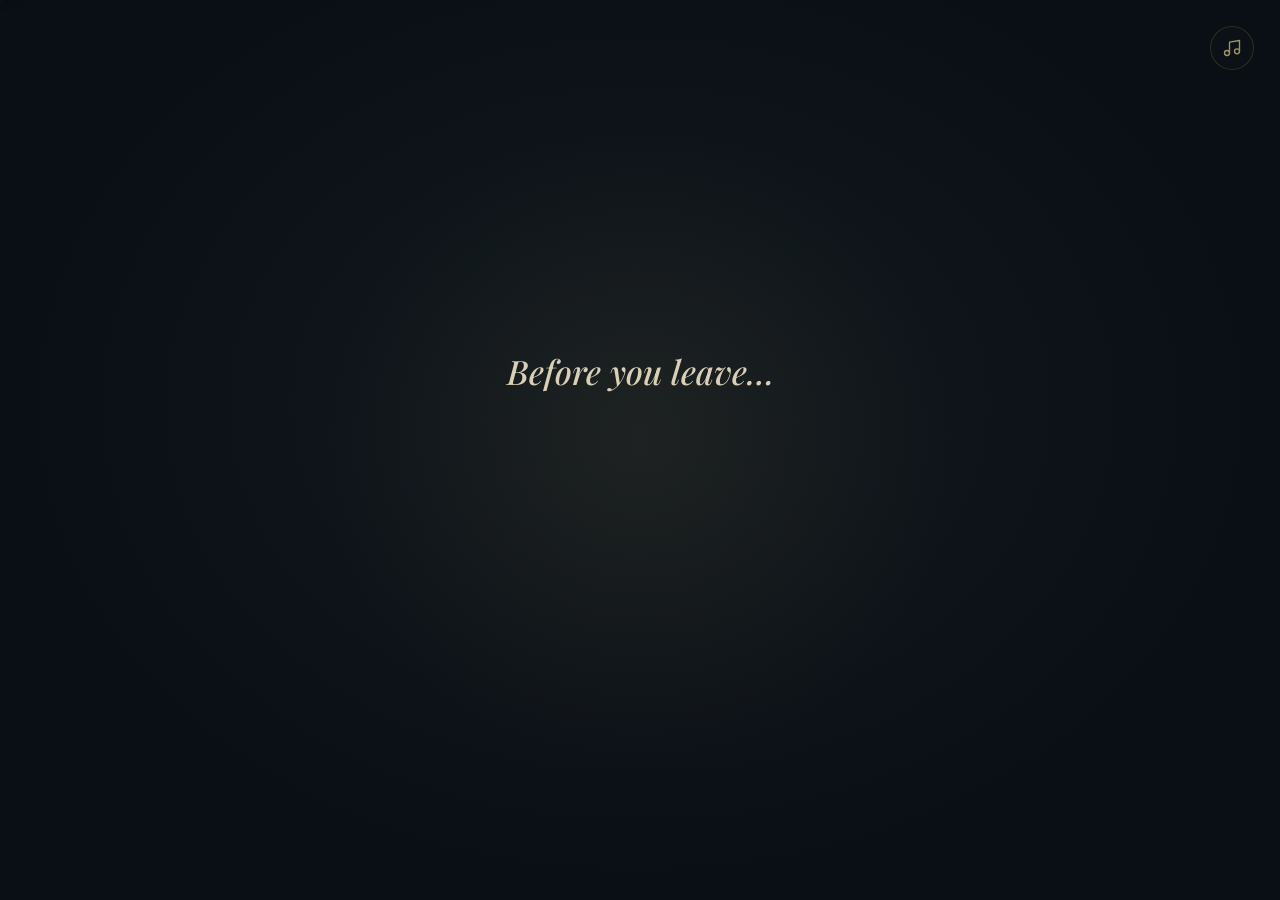
<file: index10.html>
<!DOCTYPE html>
<html lang="en">
<head>
<meta charset="UTF-8" />
<meta name="viewport" content="width=device-width, initial-scale=1.0" />
<title>One Last Thing&#8230;</title>
<link rel="preconnect" href="https://fonts.googleapis.com">
<link rel="preconnect" href="https://fonts.gstatic.com" crossorigin>
<link href="https://fonts.googleapis.com/css2?family=Playfair+Display:ital,wght@0,500;0,600;0,700;1,500;1,600&family=Jost:wght@300;400;500;600&display=swap" rel="stylesheet">
<link rel="stylesheet" href="style10.css">
</head>
<body>

<!-- custom fountain-pen cursor + ink trail -->
<canvas id="ink-canvas"></canvas>
<div class="pen-cursor" id="pen-cursor">
  <svg viewBox="0 0 40 40" width="40" height="40">
    <g transform="rotate(45 20 20)">
      <path d="M20 4 L26 16 L20 34 L14 16 Z" fill="#151b23" stroke="#C6A24E" stroke-width="0.6"/>
      <path d="M20 16 L23 16 L20 30 L17 16 Z" fill="#C6A24E"/>
      <line x1="20" y1="4" x2="20" y2="16" stroke="#C6A24E" stroke-width="0.8"/>
    </g>
  </svg>
</div>

<button class="music-toggle" aria-pressed="false" aria-label="Play background music">
  <svg class="icon-on" viewBox="0 0 24 24"><path d="M9 18V5l12-2v13" fill="none" stroke="currentColor" stroke-width="1.6" stroke-linecap="round" stroke-linejoin="round"/><circle cx="6" cy="18" r="3" fill="none" stroke="currentColor" stroke-width="1.6"/><circle cx="18" cy="16" r="3" fill="none" stroke="currentColor" stroke-width="1.6"/></svg>
  <svg class="icon-off" viewBox="0 0 24 24"><path d="M9 18V5l12-2v13" fill="none" stroke="currentColor" stroke-width="1.6" stroke-linecap="round" stroke-linejoin="round"/><circle cx="6" cy="18" r="3" fill="none" stroke="currentColor" stroke-width="1.6"/><circle cx="18" cy="16" r="3" fill="none" stroke="currentColor" stroke-width="1.6"/><line x1="3" y1="3" x2="21" y2="21" stroke="currentColor" stroke-width="1.6" stroke-linecap="round"/></svg>
</button>

<!-- Background music for this page -->
<audio id="bg-music" loop preload="none">
  <source src= audio/bgm.mp3 type="audio/mpeg">
</audio>

<main class="finale-stage">
  <div class="ambient-glow"></div>

  <div class="reveal-wrap">
    <p class="reveal-line" id="reveal-line"></p>

    <div class="finale-block" id="finale-block" aria-hidden="true">
      <p class="finale-text">Thank You, Teachers. <span class="heart">&#10084;&#65039;</span></p>
      <button class="replay-btn" id="replay-btn">Please give us a review</button>
    </div>
  </div>
</main>

<script src="script10.js"></script>
</body>
</html>
</file>
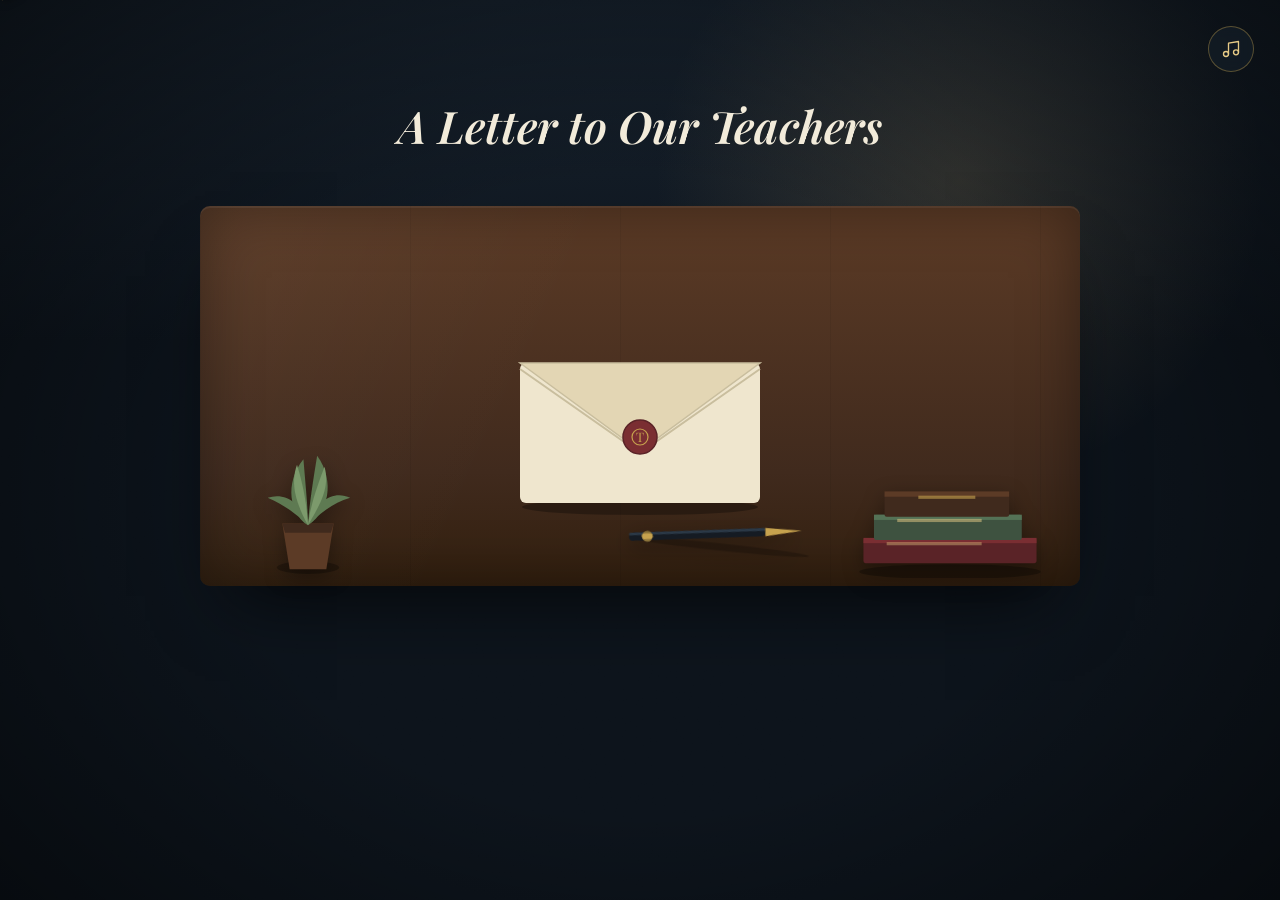
<file: index2.html>
<!DOCTYPE html>
<html lang="en">
<head>
<meta charset="UTF-8" />
<meta name="viewport" content="width=device-width, initial-scale=1.0" />
<title>A Letter to Our Teachers</title>
<link rel="preconnect" href="https://fonts.googleapis.com">
<link rel="preconnect" href="https://fonts.gstatic.com" crossorigin>
<link href="https://fonts.googleapis.com/css2?family=Playfair+Display:ital,wght@0,500;0,600;0,700;1,500;1,600&family=Jost:wght@300;400;500;600&family=Caveat:wght@600;700&display=swap" rel="stylesheet">
<link rel="stylesheet" href="style2.css">
</head>
<body>

<!-- custom fountain-pen cursor + ink trail -->
<canvas id="ink-canvas"></canvas>
<div class="pen-cursor" id="pen-cursor">
  <svg viewBox="0 0 40 40" width="40" height="40">
    <g transform="rotate(45 20 20)">
      <path d="M20 4 L26 16 L20 34 L14 16 Z" fill="#151b23" stroke="#C6A24E" stroke-width="0.6"/>
      <path d="M20 16 L23 16 L20 30 L17 16 Z" fill="#C6A24E"/>
      <line x1="20" y1="4" x2="20" y2="16" stroke="#C6A24E" stroke-width="0.8"/>
    </g>
  </svg>
</div>

<button class="music-toggle" aria-pressed="false" aria-label="Play background music">
  <svg class="icon-on" viewBox="0 0 24 24"><path d="M9 18V5l12-2v13" fill="none" stroke="currentColor" stroke-width="1.6" stroke-linecap="round" stroke-linejoin="round"/><circle cx="6" cy="18" r="3" fill="none" stroke="currentColor" stroke-width="1.6"/><circle cx="18" cy="16" r="3" fill="none" stroke="currentColor" stroke-width="1.6"/></svg>
  <svg class="icon-off" viewBox="0 0 24 24"><path d="M9 18V5l12-2v13" fill="none" stroke="currentColor" stroke-width="1.6" stroke-linecap="round" stroke-linejoin="round"/><circle cx="6" cy="18" r="3" fill="none" stroke="currentColor" stroke-width="1.6"/><circle cx="18" cy="16" r="3" fill="none" stroke="currentColor" stroke-width="1.6"/><line x1="3" y1="3" x2="21" y2="21" stroke="currentColor" stroke-width="1.6" stroke-linecap="round"/></svg>
</button>

<!-- Background music for this page — give it its own track, or point it at
     the same file as page 1 if you'd rather the mood carry through -->
<audio id="bg-music" loop preload="none">
  <source src="audio/bgm.mp3" type="audio/mpeg">
</audio>

<!-- Page-turn sound effect, played each time the letter flips -->
<audio id="flip-sound" preload="auto">
  <source src="audio/flip.mp3" type="audio/mpeg">
</audio>

<main class="desk-scene" id="desk-scene">

  <div class="desk-grain"></div>
  <div class="lamp-glow"></div>
  <div class="vignette"></div>

  <h1 class="page-title">A Letter to Our Teachers</h1>

  <div class="desk-surface" id="desk-surface">

    <!-- plant -->
    <svg class="prop plant" viewBox="0 0 120 150" aria-hidden="true">
      <ellipse cx="60" cy="138" rx="34" ry="7" fill="rgba(0,0,0,.28)"/>
      <path d="M32 90 L88 90 L80 140 L40 140 Z" fill="#5C3B26"/>
      <path d="M32 90 L88 90 L85 100 L35 100 Z" fill="#402A1D"/>
      <g fill="#5E7A52">
        <path d="M60 92 C40 80 34 46 55 20 C58 55 60 75 60 92 Z"/>
        <path d="M60 92 C82 78 90 44 70 16 C64 52 61 74 60 92 Z"/>
        <path d="M60 92 C52 66 34 56 16 62 C34 70 48 80 60 92 Z"/>
        <path d="M60 92 C70 62 90 54 106 62 C86 68 72 80 60 92 Z"/>
      </g>
      <g fill="#7C9A6C">
        <path d="M60 92 C48 70 40 48 48 26 C56 52 59 74 60 92 Z"/>
        <path d="M60 92 C74 68 84 50 78 28 C68 54 62 74 60 92 Z"/>
      </g>
    </svg>

    <!-- books -->
    <svg class="prop books" viewBox="0 0 180 90" aria-hidden="true">
      <ellipse cx="90" cy="84" rx="86" ry="7" fill="rgba(0,0,0,.3)"/>
      <g>
        <rect x="8" y="52" width="164" height="24" rx="2" fill="#5A2327"/>
        <rect x="8" y="52" width="164" height="5" fill="#7A2E32"/>
        <rect x="18" y="30" width="140" height="24" rx="2" fill="#3E5240"/>
        <rect x="18" y="30" width="140" height="5" fill="#547256"/>
        <rect x="28" y="8" width="118" height="24" rx="2" fill="#402A1D"/>
        <rect x="28" y="8" width="118" height="5" fill="#5C3B26"/>
        <rect x="60" y="12" width="54" height="3" fill="#C6A24E" opacity=".6"/>
        <rect x="40" y="34" width="80" height="3" fill="#E7CB86" opacity=".5"/>
        <rect x="30" y="56" width="90" height="3" fill="#E7CB86" opacity=".4"/>
      </g>
    </svg>

    <!-- fountain pen -->
    <svg class="prop pen" viewBox="0 0 220 40" aria-hidden="true">
      <ellipse cx="110" cy="34" rx="100" ry="4" fill="rgba(0,0,0,.22)"/>
      <g transform="rotate(-8 110 20)">
        <rect x="10" y="15" width="150" height="9" rx="4.5" fill="#151b23"/>
        <rect x="10" y="15" width="150" height="3" rx="1.5" fill="#2b3947"/>
        <path d="M160 15 L200 19.5 L160 24 Z" fill="#C6A24E"/>
        <circle cx="30" cy="19.5" r="6" fill="#8C743A"/>
        <rect x="24" y="16.5" width="12" height="6" rx="3" fill="#C6A24E"/>
      </g>
    </svg>

    <!-- envelope -->
    <button class="envelope" id="envelope" aria-label="Open the letter">
      <svg viewBox="0 0 260 170" class="envelope-svg">
        <ellipse cx="130" cy="164" rx="118" ry="8" fill="rgba(0,0,0,.3)"/>
        <rect x="10" y="20" width="240" height="140" rx="6" fill="#EFE6CE"/>
        <rect x="10" y="20" width="240" height="140" rx="6" fill="url(#paperGrain)" opacity=".5"/>
        <path d="M10 26 L130 110 L250 26" fill="none" stroke="#C9BE9E" stroke-width="2"/>
        <path id="flap" class="flap" d="M10 20 L130 108 L250 20 Z" fill="#E3D6B4" stroke="#C9BE9E" stroke-width="1.5"/>
        <circle cx="130" cy="94" r="17" fill="#7A2E32"/>
        <circle cx="130" cy="94" r="17" fill="none" stroke="#5A2327" stroke-width="1.5"/>
        <path d="M122 94 a8 8 0 1 1 16 0 a8 8 0 1 1 -16 0" fill="none" stroke="#C6A24E" stroke-width="1.2"/>
        <text x="130" y="99" text-anchor="middle" font-family="Playfair Display, serif" font-size="13" fill="#C6A24E">T</text>
        <defs>
          <filter id="paperGrain"><feTurbulence baseFrequency="0.9" numOctaves="2"/><feColorMatrix type="matrix" values="0 0 0 0 0  0 0 0 0 0  0 0 0 0 0  0 0 0 0.04 0"/></filter>
          <rect id="gtex" width="100%" height="100%" filter="url(#paperGrain)"/>
        </defs>
      </svg>
      <span class="envelope-hint">Click to open</span>
    </button>

  </div>

</main>

<!-- Letter overlay -->
<div class="letter-overlay" id="letter-overlay" aria-hidden="true">
  <div class="letter-stage">

    <div class="letter-book" id="letter-book">

      <!-- back page (page 2 of the letter), sits underneath -->
      <div class="letter-face back-face">
        <div class="letter-paper">
          <p class="letter-body">
            The memories we create in your classrooms will stay with us long after we leave school. Years from now, we may forget certain chapters, formulas, or dates, but we will remember the teachers who made us believe we could achieve something greater.
          </p>
          <p class="letter-body">
            <b>Thank you for teaching, inspiring, guiding, and believing in us.</b>
          </p>
          <p class="letter-signoff">With endless gratitude,<br/>Your Students</p>
        </div>
      </div>
 
      <!-- front page (page 1 of the letter), flips open -->
      <div class="letter-face front-face" id="front-face">
        <div class="letter-paper">
          <p class="letter-salute">My Dearest Teacher,</p>
          <p class="letter-body">
            Today, on Teacher's Day, we want to express something that often goes unsaid: <b>thank you</b>.
          </p>
          <p class="letter-body">
            Thank you for every lesson you have taught us—not only from textbooks, but also about patience, courage, kindness, discipline, and believing in ourselves. Behind every corrected notebook, every encouraging word, and every extra explanation is a teacher who chose to invest time and faith in us.
          </p>
          <p class="letter-body">
           You have celebrated our successes and stood beside us through our failures.
          </p>
          <p class="turn-hint">Turn the page to read more &rarr;</p>
        </div>
        <div class="page-curl" id="page-curl" aria-hidden="true"></div>
      </div>

      <button class="page-flip-hotspot" id="page-flip-hotspot" aria-label="Turn the page"></button>

    </div>

  </div>

  <button class="next-btn" id="next-btn" aria-label="Continue to next page">
    <svg viewBox="0 0 44 44">
      <circle cx="22" cy="22" r="20.5" fill="none" stroke="currentColor" stroke-width="1.4"/>
      <path d="M18 14 L28 22 L18 30" fill="none" stroke="currentColor" stroke-width="2.2" stroke-linecap="round" stroke-linejoin="round"/>
    </svg>
  </button>
</div>

<script src="script2.js"></script>
</body>
</html>
</file>
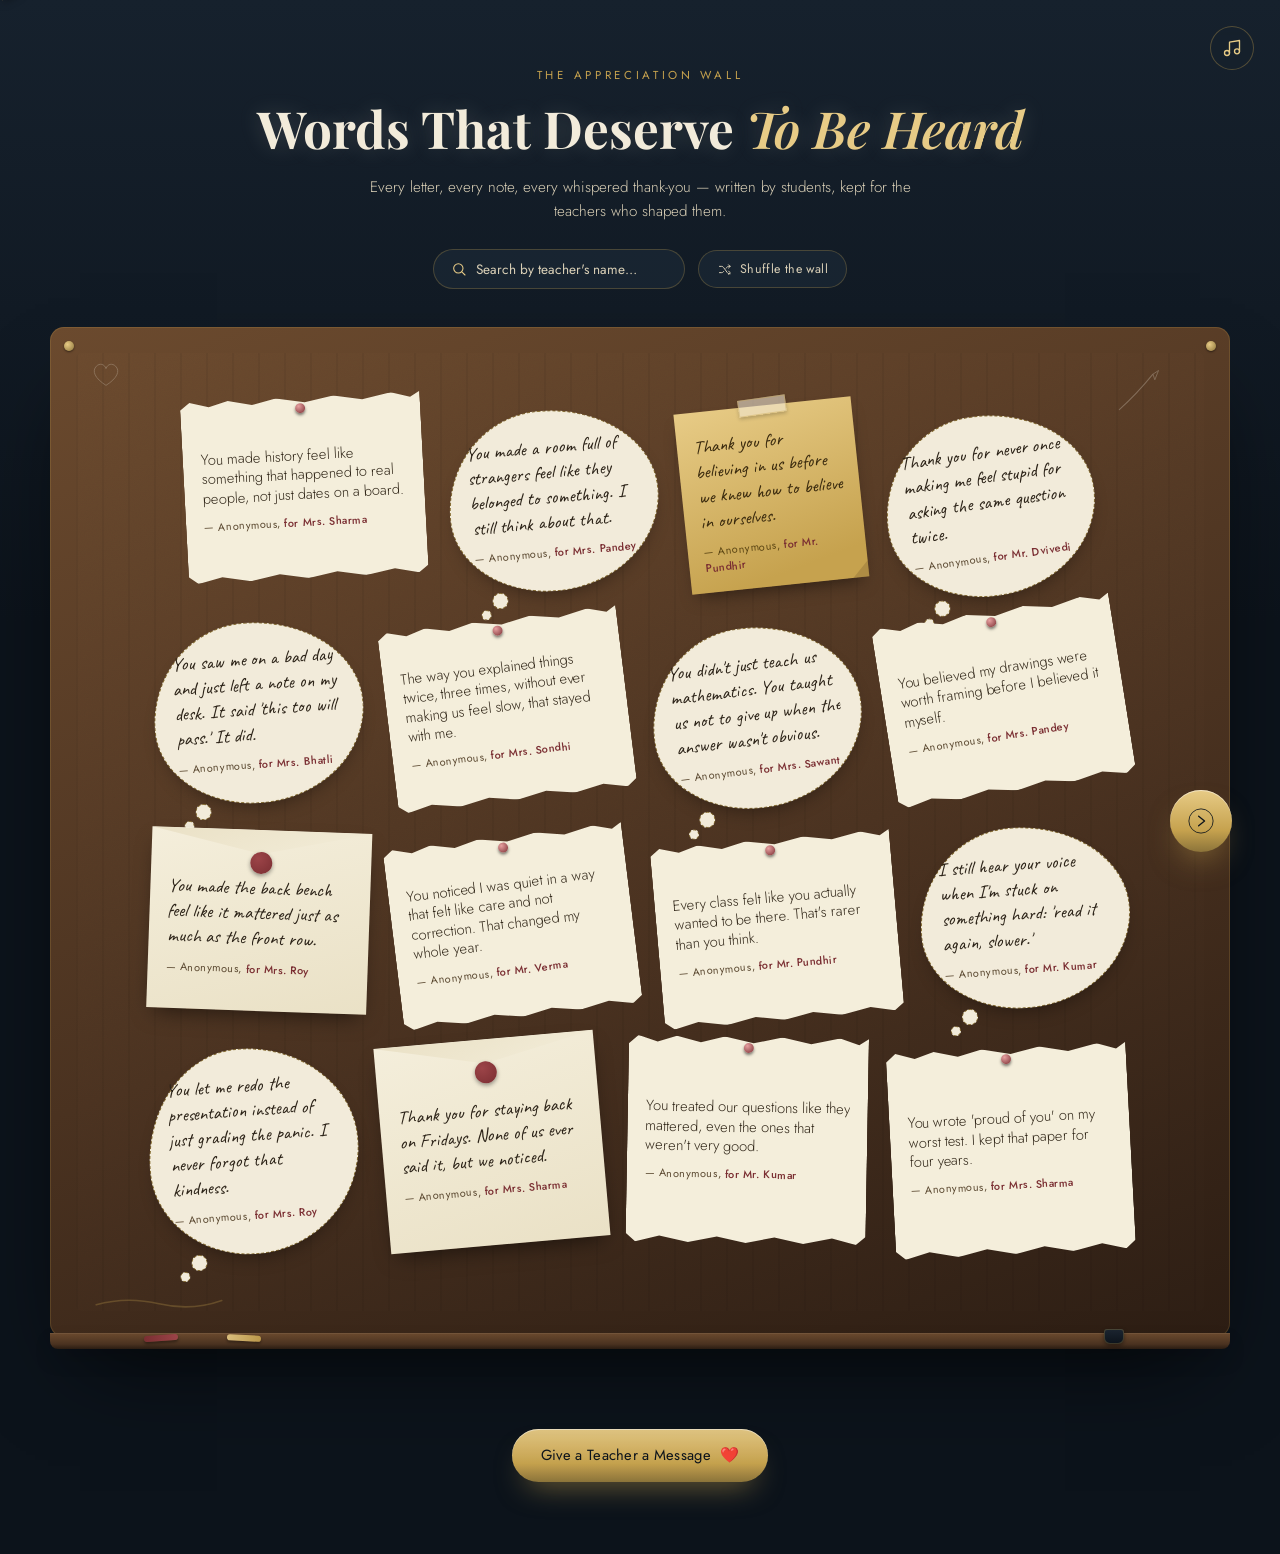
<file: index5.html>
<!DOCTYPE html>
<html lang="en">
<head>
<meta charset="UTF-8" />
<meta name="viewport" content="width=device-width, initial-scale=1.0" />
<title>Words That Deserve To Be Heard</title>
<link rel="preconnect" href="https://fonts.googleapis.com">
<link rel="preconnect" href="https://fonts.gstatic.com" crossorigin>
<link href="https://fonts.googleapis.com/css2?family=Playfair+Display:ital,wght@0,500;0,600;0,700;1,500;1,600&family=Jost:wght@300;400;500;600&family=Caveat:wght@600;700&display=swap" rel="stylesheet">
<link rel="stylesheet" href="style5.css">
</head>
<body>

<!-- custom fountain-pen cursor + ink trail (matches pages 3 & 4) -->
<canvas id="ink-canvas"></canvas>
<div class="pen-cursor" id="pen-cursor">
  <svg viewBox="0 0 40 40" width="40" height="40">
    <g transform="rotate(45 20 20)">
      <path d="M20 4 L26 16 L20 34 L14 16 Z" fill="#151b23" stroke="#C6A24E" stroke-width="0.6"/>
      <path d="M20 16 L23 16 L20 30 L17 16 Z" fill="#C6A24E"/>
      <line x1="20" y1="4" x2="20" y2="16" stroke="#C6A24E" stroke-width="0.8"/>
    </g>
  </svg>
</div>

<button class="music-toggle" aria-pressed="false" aria-label="Play background music">
  <svg class="icon-on" viewBox="0 0 24 24"><path d="M9 18V5l12-2v13" fill="none" stroke="currentColor" stroke-width="1.6" stroke-linecap="round" stroke-linejoin="round"/><circle cx="6" cy="18" r="3" fill="none" stroke="currentColor" stroke-width="1.6"/><circle cx="18" cy="16" r="3" fill="none" stroke="currentColor" stroke-width="1.6"/></svg>
  <svg class="icon-off" viewBox="0 0 24 24"><path d="M9 18V5l12-2v13" fill="none" stroke="currentColor" stroke-width="1.6" stroke-linecap="round" stroke-linejoin="round"/><circle cx="6" cy="18" r="3" fill="none" stroke="currentColor" stroke-width="1.6"/><circle cx="18" cy="16" r="3" fill="none" stroke="currentColor" stroke-width="1.6"/><line x1="3" y1="3" x2="21" y2="21" stroke="currentColor" stroke-width="1.6" stroke-linecap="round"/></svg>
</button>

<audio id="bg-music" loop preload="none">
  <source src= audio/bgm.mp3 type="audio/mpeg">
</audio>

<header class="words-header">
  <p class="words-eyebrow">The Appreciation Wall</p>
  <h1 class="words-title">Words That Deserve <em>To Be Heard</em></h1>
  <p class="words-sub">Every letter, every note, every whispered thank-you &mdash; written by students, kept for the teachers who shaped them.</p>
</header>

<!-- Wall controls -->
<div class="wall-controls">
  <div class="teacher-search">
    <svg viewBox="0 0 24 24" aria-hidden="true"><circle cx="11" cy="11" r="7" fill="none" stroke="currentColor" stroke-width="1.6"/><line x1="16.2" y1="16.2" x2="21" y2="21" stroke="currentColor" stroke-width="1.6" stroke-linecap="round"/></svg>
    <input type="text" id="teacher-search-input" placeholder="Search by teacher's name&hellip;" autocomplete="off">
  </div>
  <button class="shuffle-btn" id="shuffle-btn" type="button">
    <svg viewBox="0 0 24 24"><path d="M4 7h3.5c1.4 0 2.1.6 3 1.8l6 8.2c.9 1.2 1.6 1.8 3 1.8H21M4 17h3.5c1.4 0 2.1-.6 3-1.8M21 7h-2.5c-1.4 0-2.1.6-3 1.8l-.8 1.1" fill="none" stroke="currentColor" stroke-width="1.6" stroke-linecap="round" stroke-linejoin="round"/><path d="M18.5 4.5 21 7l-2.5 2.5M18.5 14.5 21 17l-2.5 2.5" fill="none" stroke="currentColor" stroke-width="1.6" stroke-linecap="round" stroke-linejoin="round"/></svg>
    Shuffle the wall
  </button>
</div>

<main class="wall-wrap">
  <div class="wall" id="wall">
    <div class="wall-grain"></div>

    <svg class="doodle doodle-heart" viewBox="0 0 40 36" aria-hidden="true"><path d="M20 33 C6 24 2 15 8 9 C12 5 18 6 20 12 C22 6 28 5 32 9 C38 15 34 24 20 33 Z" fill="none" stroke="#ECE7DA" stroke-width="1.1"/></svg>
    <svg class="doodle doodle-quill" viewBox="0 0 60 60" aria-hidden="true"><path d="M10 50 Q28 34 46 12" fill="none" stroke="#ECE7DA" stroke-width="1.1" stroke-linecap="round"/><path d="M46 12 L52 8 L48 18 Z" fill="none" stroke="#ECE7DA" stroke-width="1"/></svg>
    <svg class="doodle doodle-underline2" viewBox="0 0 120 16" aria-hidden="true"><path d="M2 10 Q30 2 60 9 T118 6" fill="none" stroke="#C6A24E" stroke-width="1.4" stroke-linecap="round"/></svg>

    <p class="empty-state" id="empty-state" hidden>No messages here yet for that name &mdash; maybe be the first to write one.</p>

    <div class="message-grid" id="message-grid" aria-label="Student messages for teachers"></div>
  </div>

  <div class="wall-shelf" aria-hidden="true">
    <span class="ribbon r1"></span>
    <span class="ribbon r2"></span>
    <span class="ink-pot"></span>
  </div>
</main>

<button class="give-msg-btn" id="give-msg-btn" type="button">
  <span>Give a Teacher a Message</span> <span class="heart">&#10084;&#65039;</span>
</button>

<!-- Modal -->
<div class="msg-modal" id="msg-modal" aria-hidden="true">
  <div class="msg-modal-backdrop" id="msg-modal-backdrop"></div>
  <div class="msg-modal-card" role="dialog" aria-modal="true" aria-labelledby="msg-modal-title">
    <button class="msg-modal-close" id="msg-modal-close" aria-label="Close">&times;</button>

    <p class="msg-modal-eyebrow">Write from the heart</p>
    <h2 class="msg-modal-title" id="msg-modal-title">A Message Worth Keeping</h2>

    <form id="msg-form" novalidate>
      <label class="msg-field">
        <span>Which teacher is this for?</span>
        <input type="text" id="field-teacher" name="teacher" placeholder="e.g. Mrs. Sharma" required maxlength="60">
      </label>

      <label class="msg-field">
        <span>Your message</span>
        <textarea id="field-message" name="message" rows="4" placeholder="Say what you never got the chance to say&hellip;" required maxlength="280"></textarea>
        <span class="char-count" id="char-count">280 characters left</span>
      </label>

      <label class="msg-field">
        <span>Your name <em>(optional &mdash; leave blank to stay anonymous)</em></span>
        <input type="text" id="field-name" name="student" placeholder="e.g. Aarav, Class 10" maxlength="40">
      </label>

      <p class="msg-error" id="msg-error" hidden></p>

      <button type="submit" class="msg-submit">Seal &amp; Send</button>
    </form>

    <div class="seal-stage" id="seal-stage" aria-hidden="true">
      <div class="seal-stamp"></div>
      <p class="seal-text">Sealed with care&hellip;</p>
    </div>
  </div>
</div>

<button class="next-btn" id="next-btn" aria-label="Continue to next page">
  <svg viewBox="0 0 44 44">
    <circle cx="22" cy="22" r="20.5" fill="none" stroke="currentColor" stroke-width="1.4"/>
    <path d="M18 14 L28 22 L18 30" fill="none" stroke="currentColor" stroke-width="2.2" stroke-linecap="round" stroke-linejoin="round"/>
  </svg>
</button>

<script src="script5.js"></script>
</body>
</html>
</file>
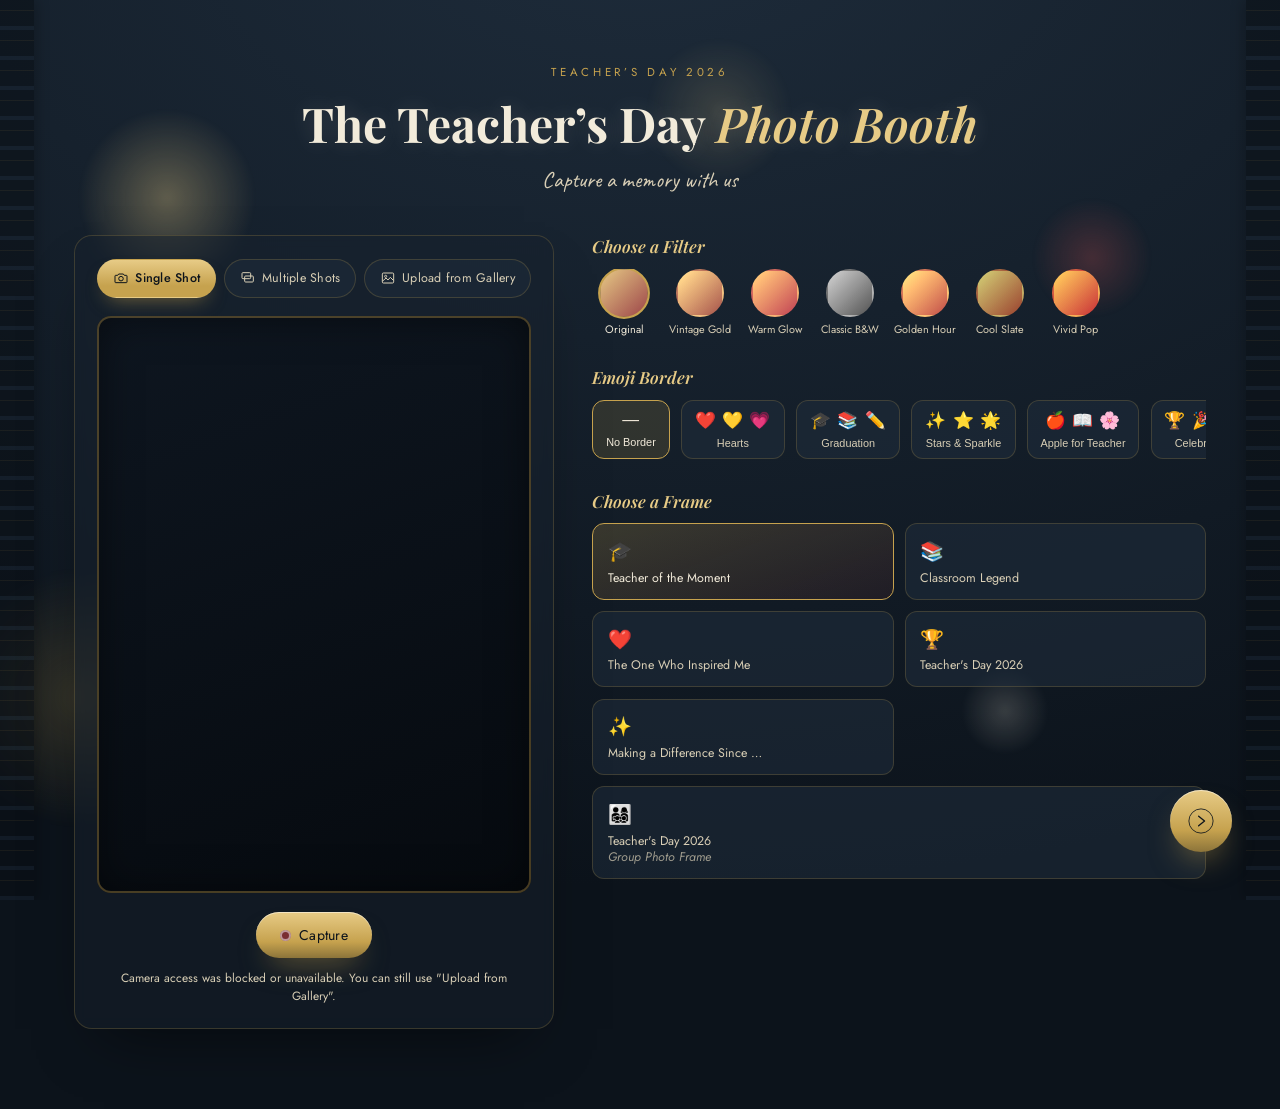
<file: index6.html>
<!DOCTYPE html>
<html lang="en">
<head>
<meta charset="UTF-8" />
<meta name="viewport" content="width=device-width, initial-scale=1.0" />
<title>The Teacher's Day Photo Booth</title>
<link rel="preconnect" href="https://fonts.googleapis.com">
<link rel="preconnect" href="https://fonts.gstatic.com" crossorigin>
<link href="https://fonts.googleapis.com/css2?family=Playfair+Display:ital,wght@0,500;0,600;0,700;1,500;1,600&family=Jost:wght@300;400;500;600&family=Caveat:wght@600;700&display=swap" rel="stylesheet">
<link rel="stylesheet" href="style6.css">
</head>
<body>

<!-- soft bokeh backdrop, matches page palette without reusing the blackboard motif -->
<div class="stage-backdrop" aria-hidden="true">
  <span class="bokeh b1"></span><span class="bokeh b2"></span><span class="bokeh b3"></span>
  <span class="bokeh b4"></span><span class="bokeh b5"></span>
  <div class="filmstrip filmstrip-left" aria-hidden="true"></div>
  <div class="filmstrip filmstrip-right" aria-hidden="true"></div>
</div>

<header class="booth-header">
  <p class="booth-eyebrow">Teacher&rsquo;s Day 2026</p>
  <h1 class="booth-title">The Teacher&rsquo;s Day <em>Photo Booth</em></h1>
  <p class="booth-sub">Capture a memory with us</p>
</header>

<main class="booth-main">

  <section class="booth-stage" aria-label="Camera">
    <div class="mode-tabs" role="tablist" aria-label="Capture mode">
      <button class="mode-tab is-active" data-mode="single" type="button" role="tab" aria-selected="true">
        <svg viewBox="0 0 24 24"><path d="M4 8h3l1.5-2h7L17 8h3a1 1 0 0 1 1 1v9a1 1 0 0 1-1 1H4a1 1 0 0 1-1-1V9a1 1 0 0 1 1-1Z" fill="none" stroke="currentColor" stroke-width="1.5" stroke-linejoin="round"/><circle cx="12" cy="13" r="3.4" fill="none" stroke="currentColor" stroke-width="1.5"/></svg>
        Single Shot
      </button>
      <button class="mode-tab" data-mode="multi" type="button" role="tab" aria-selected="false">
        <svg viewBox="0 0 24 24"><rect x="3" y="4" width="13" height="9" rx="1.4" fill="none" stroke="currentColor" stroke-width="1.5"/><rect x="7" y="9" width="13" height="9" rx="1.4" fill="none" stroke="currentColor" stroke-width="1.5"/></svg>
        Multiple Shots
      </button>
      <button class="mode-tab" data-mode="gallery" type="button" role="tab" aria-selected="false">
        <svg viewBox="0 0 24 24"><rect x="3.5" y="4.5" width="17" height="15" rx="1.6" fill="none" stroke="currentColor" stroke-width="1.5"/><circle cx="8.5" cy="9.5" r="1.6" fill="none" stroke="currentColor" stroke-width="1.4"/><path d="M4 16.5 9 12l3 3 3.5-4L20 15.5" fill="none" stroke="currentColor" stroke-width="1.5" stroke-linejoin="round"/></svg>
        Upload from Gallery
      </button>
    </div>

    <div class="camera-shell">
      <div class="camera-frame" id="camera-frame">
        <video id="camera-video" autoplay playsinline muted></video>
        <img id="gallery-image" alt="Uploaded photo" hidden>
        <div class="camera-placeholder" id="camera-placeholder" hidden>
          <span>🖼️</span>
          <p>Choose a photo from your device to begin</p>
        </div>
        <div class="emoji-ring" id="emoji-ring" aria-hidden="true"></div>
        <div class="shot-dots" id="shot-dots" hidden><span></span><span></span><span></span></div>
        <div class="countdown-ring" id="countdown-ring" aria-hidden="true"><span id="countdown-num">3</span></div>
        <div class="flash" id="flash" aria-hidden="true"></div>
      </div>
      <input type="file" id="gallery-input" accept="image/*" hidden>
    </div>

    <div class="stage-actions">
      <button class="choose-file-btn" id="choose-file-btn" type="button" hidden>Choose Photo</button>
      <button class="capture-btn" id="capture-btn" type="button">
        <span class="shutter-dot"></span> <span id="capture-btn-label">Capture</span>
      </button>
    </div>
    <p class="camera-hint" id="camera-hint">Allow camera access to see your live preview.</p>
  </section>

  <aside class="booth-controls">
    <section class="control-block">
      <h3>Choose a Filter</h3>
      <div class="filter-row" id="filter-row"></div>
    </section>

    <section class="control-block">
      <h3>Emoji Border</h3>
      <div class="emoji-set-row" id="emoji-set-row"></div>
    </section>

    <section class="control-block">
      <h3>Choose a Frame</h3>
      <div class="frame-grid" id="frame-grid"></div>
      <label class="year-field" id="year-field" hidden>
        <span>Making a difference since&hellip;</span>
        <input type="text" id="frame-year-input" maxlength="14" placeholder="2026">
      </label>
    </section>
  </aside>
</main>

<!-- Result modal -->
<div class="result-overlay" id="result-overlay" aria-hidden="true">
  <div class="result-backdrop" id="result-backdrop"></div>
  <div class="result-card" role="dialog" aria-modal="true" aria-label="Your photo booth card">
    <button class="result-close" id="result-close" aria-label="Close">&times;</button>
    <p class="result-eyebrow">Your keepsake is ready</p>
    <canvas id="output-canvas"></canvas>
    <div class="result-actions">
      <button id="download-btn" type="button">Download</button>
      <button id="share-btn" type="button">Share</button>
      <button id="retake-btn" type="button">Retake</button> 
    </div>
  </div>
</div>

<!--
  Sound effects: drop your own audio files into this folder using these
  exact filenames (or edit the <source src> below to point elsewhere).
  - countdown-tick.mp3  -> plays once per second during the 3-2-1 countdown
  - camera-shutter.mp3  -> plays the moment a photo is captured
-->
<audio id="sound-tick" preload="auto"><source src= audio/ticking.mp3 type="audio/mpeg"></audio>
<audio id="sound-shutter" preload="auto"><source src= audio/shutter.mp3 type="audio/mpeg"></audio>

<button class="next-btn" id="next-btn" aria-label="Continue to next page">
  <svg viewBox="0 0 44 44">
    <circle cx="22" cy="22" r="20.5" fill="none" stroke="currentColor" stroke-width="1.4"/>
    <path d="M18 14 L28 22 L18 30" fill="none" stroke="currentColor" stroke-width="2.2" stroke-linecap="round" stroke-linejoin="round"/>
  </svg>
</button>

<script src="script6.js"></script>
</body>
</html>
</file>
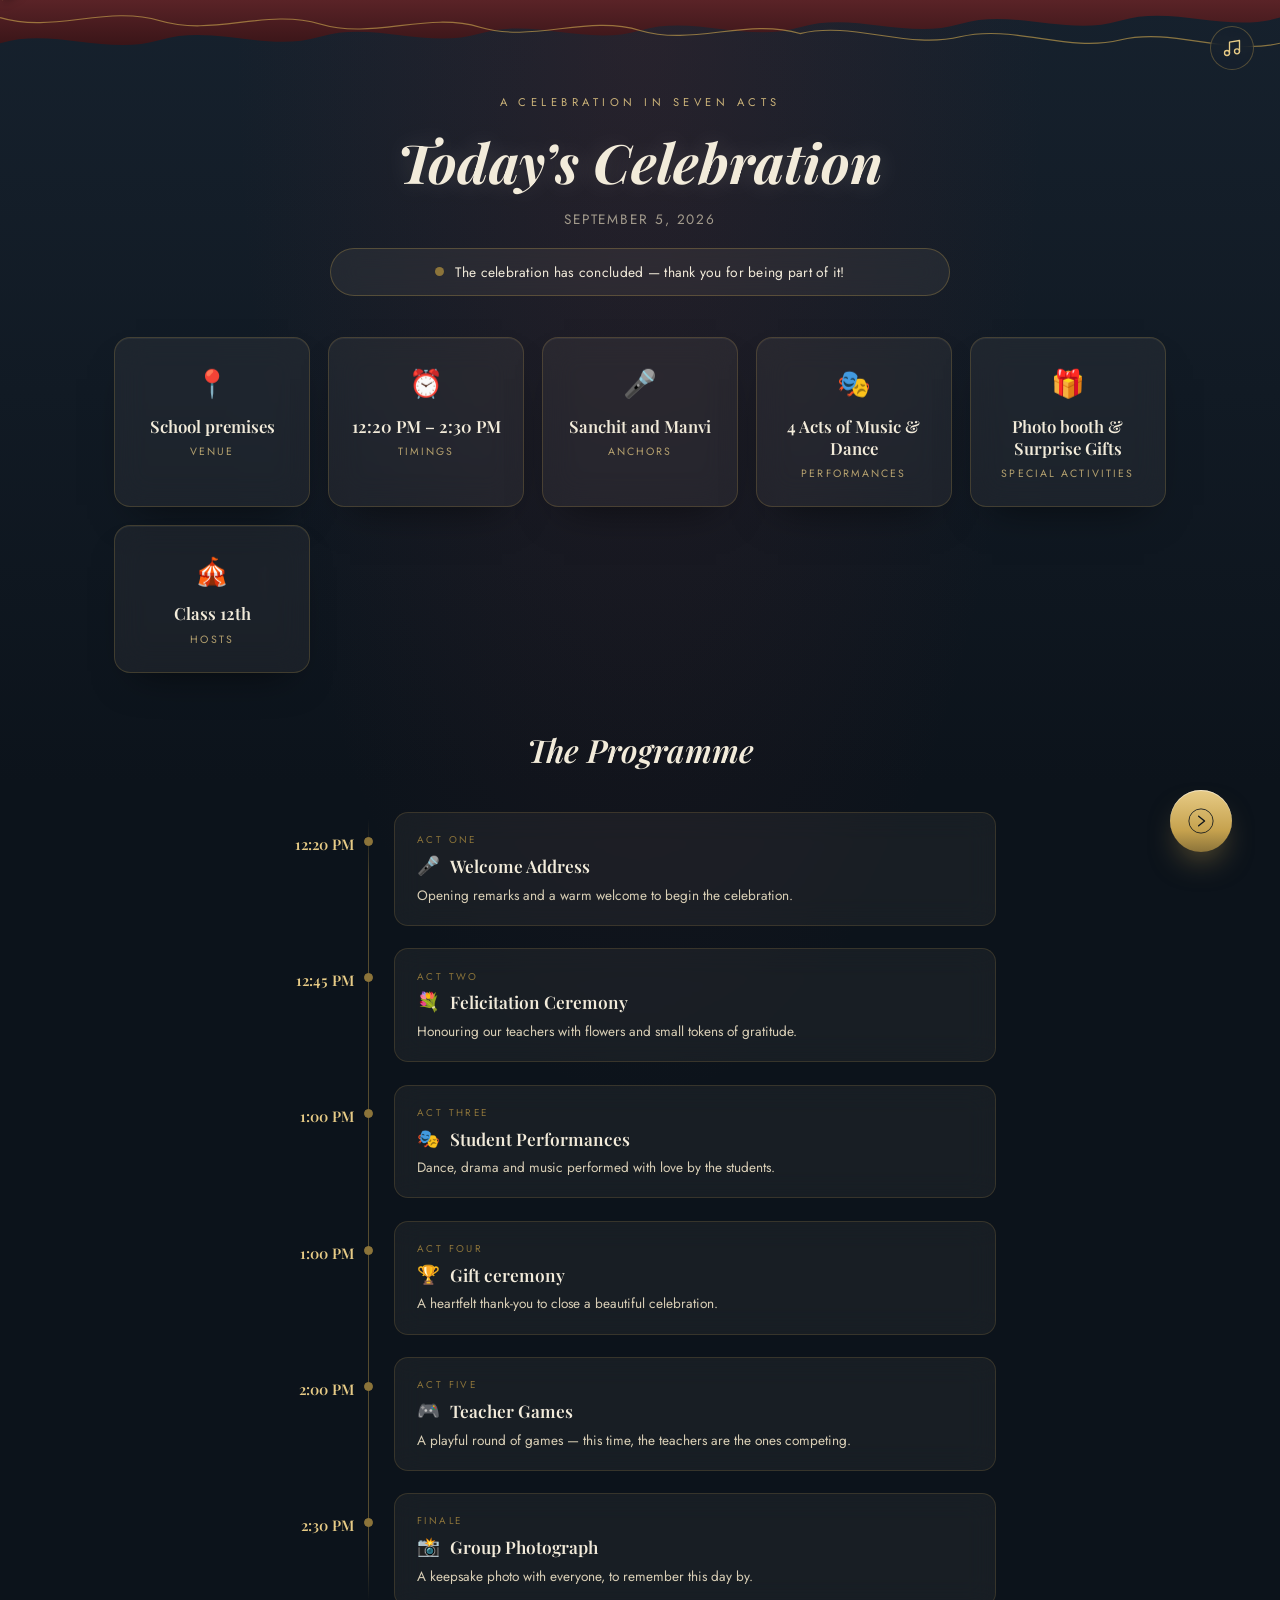
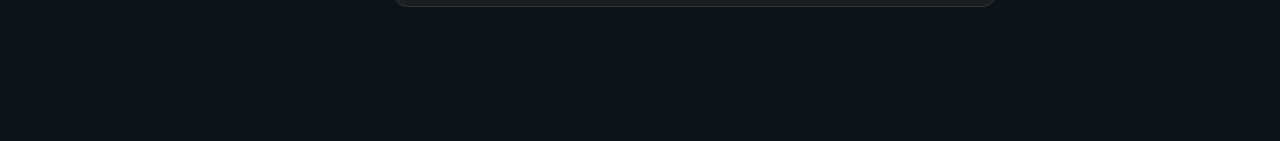
<file: index7.html>
<!DOCTYPE html>
<html lang="en">
<head>
<meta charset="UTF-8" />
<meta name="viewport" content="width=device-width, initial-scale=1.0" />
<title>Today's Celebration</title>
<link rel="preconnect" href="https://fonts.googleapis.com">
<link rel="preconnect" href="https://fonts.gstatic.com" crossorigin>
<link href="https://fonts.googleapis.com/css2?family=Playfair+Display:ital,wght@0,500;0,600;0,700;1,500;1,600&family=Jost:wght@300;400;500;600&display=swap" rel="stylesheet">
<link rel="stylesheet" href="style7.css">
</head>
<body>

<!-- custom fountain-pen cursor + ink trail -->
<canvas id="ink-canvas"></canvas>
<div class="pen-cursor" id="pen-cursor">
  <svg viewBox="0 0 40 40" width="40" height="40">
    <g transform="rotate(45 20 20)">
      <path d="M20 4 L26 16 L20 34 L14 16 Z" fill="#151b23" stroke="#C6A24E" stroke-width="0.6"/>
      <path d="M20 16 L23 16 L20 30 L17 16 Z" fill="#C6A24E"/>
      <line x1="20" y1="4" x2="20" y2="16" stroke="#C6A24E" stroke-width="0.8"/>
    </g>
  </svg>
</div>

<button class="music-toggle" aria-pressed="false" aria-label="Play background music">
  <svg class="icon-on" viewBox="0 0 24 24"><path d="M9 18V5l12-2v13" fill="none" stroke="currentColor" stroke-width="1.6" stroke-linecap="round" stroke-linejoin="round"/><circle cx="6" cy="18" r="3" fill="none" stroke="currentColor" stroke-width="1.6"/><circle cx="18" cy="16" r="3" fill="none" stroke="currentColor" stroke-width="1.6"/></svg>
  <svg class="icon-off" viewBox="0 0 24 24"><path d="M9 18V5l12-2v13" fill="none" stroke="currentColor" stroke-width="1.6" stroke-linecap="round" stroke-linejoin="round"/><circle cx="6" cy="18" r="3" fill="none" stroke="currentColor" stroke-width="1.6"/><circle cx="18" cy="16" r="3" fill="none" stroke="currentColor" stroke-width="1.6"/><line x1="3" y1="3" x2="21" y2="21" stroke="currentColor" stroke-width="1.6" stroke-linecap="round"/></svg>
</button>

<!-- Background music for this page -->
<audio id="bg-music" loop preload="none">
  <source src= audio/bgm.mp3 type="audio/mpeg">
</audio>

<!-- theatre curtain valance -->
<div class="curtain" aria-hidden="true">
  <svg viewBox="0 0 1200 70" preserveAspectRatio="none" class="curtain-svg">
    <path d="M0,0 H1200 V22
      C1150,42 1100,6 1050,26
      C1000,46 950,10 900,30
      C850,50 800,14 750,34
      C700,54 650,18 600,38
      C550,58 500,22 450,42
      C400,62 350,26 300,46
      C250,66 200,30 150,50
      C100,70 50,34 0,54 Z" fill="url(#curtainGrad)"/>
    <path d="M0,22 C50,42 100,6 150,26 C200,46 250,10 300,30 C350,50 400,14 450,34 C500,54 550,18 600,38 C650,58 700,22 750,42 C800,26 850,62 900,46 C950,30 1000,66 1050,50 C1100,34 1150,70 1200,54"
      fill="none" stroke="#C6A24E" stroke-width="1.4" opacity=".65"/>
    <defs>
      <linearGradient id="curtainGrad" x1="0" y1="0" x2="0" y2="1">
        <stop offset="0%" stop-color="#5A2327"/>
        <stop offset="100%" stop-color="#3A1518"/>
      </linearGradient>
    </defs>
  </svg>
</div>

<header class="programme-header">
  <p class="eyebrow">A Celebration in Seven Acts</p>
  <h1 class="programme-title">Today&#8217;s Celebration</h1>
  <p class="programme-date">September 5, 2026</p>
</header>

<!-- live status banner -->
<div class="live-banner" id="live-banner">
  <span class="live-dot" id="live-dot"></span>
  <span class="live-text" id="live-text">Loading today&#8217;s programme&#8230;</span>
</div>

<!-- quick-glance glass info grid -->
<section class="info-grid">
  <div class="glass-card">
    <span class="glass-icon">📍</span>
    <p class="glass-value">School premises</p>
    <p class="glass-label">Venue</p>
  </div>
  <div class="glass-card">
    <span class="glass-icon">⏰</span>
    <p class="glass-value" id="timings-value">10:00 AM &ndash; 1:00 PM</p>
    <p class="glass-label">Timings</p>
  </div>
  <div class="glass-card">
    <span class="glass-icon">🎤</span>
    <p class="glass-value">Sanchit and Manvi</p>
    <p class="glass-label">Anchors</p>
  </div>
  <div class="glass-card">
    <span class="glass-icon">🎭</span>
    <p class="glass-value">4 Acts of Music &amp; Dance</p>
    <p class="glass-label">Performances</p>
  </div>
  <div class="glass-card">
    <span class="glass-icon">🎁</span>
    <p class="glass-value">Photo booth &amp; Surprise Gifts</p>
    <p class="glass-label">Special Activities</p>
  </div>
  <div class="glass-card">
    <span class="glass-icon">🎪</span>
    <p class="glass-value">Class 12th</p>
    <p class="glass-label">Hosts</p>
  </div>
</section>

<!-- theatre programme timeline -->
<section class="programme-wrap">
  <h2 class="section-title">The Programme</h2>
  <div class="programme-list" id="programme-list"></div>
</section>

<button class="next-btn" id="next-btn" aria-label="Continue to next page">
  <svg viewBox="0 0 44 44">
    <circle cx="22" cy="22" r="20.5" fill="none" stroke="currentColor" stroke-width="1.4"/>
    <path d="M18 14 L28 22 L18 30" fill="none" stroke="currentColor" stroke-width="2.2" stroke-linecap="round" stroke-linejoin="round"/>
  </svg>
</button>

<script src="script7.js"></script>
</body> 
</html>
</file>
<file: style10.css>
/* ============================================================
   PAGE 10 — ONE LAST THING...
   Deliberately minimal. No board, no paper, no props.
   ============================================================ */

:root{
  --navy-deep:   #0A0F15;
  --navy:        #12191F;
  --ivory:       #F2EBDA;
  --ivory-dim:   #D9CFB6;
  --gold:        #C6A24E;
  --gold-light:  #E7CB86;

  --font-display: 'Playfair Display', 'Georgia', serif;
  --font-body:    'Jost', 'Helvetica Neue', sans-serif;

  --ease: cubic-bezier(.22,.9,.32,1);
}

*{ margin:0; padding:0; box-sizing:border-box; }

html, body{ height:100%; }

body{
  background: radial-gradient(ellipse at 50% 45%, var(--navy) 0%, var(--navy-deep) 70%);
  color: var(--ivory);
  font-family: var(--font-body);
  overflow:hidden;
  cursor:none;
}

@media (hover:none){
  body{ cursor:auto; }
  .pen-cursor{ display:none; }
}
@media (prefers-reduced-motion: reduce){
  *{ animation-duration:.001ms !important; transition-duration:.001ms !important; }
}

/* ---------- custom fountain pen cursor + ink trail ---------- */
#ink-canvas{ position:fixed; inset:0; width:100%; height:100%; pointer-events:none; z-index:998; }
.pen-cursor{
  position:fixed; top:0; left:0; width:40px; height:40px;
  pointer-events:none; z-index:999;
  transform: translate(-8px, -30px);
  will-change: transform;
  filter: drop-shadow(0 2px 4px rgba(0,0,0,.5));
}

/* ---------- music toggle ---------- */
.music-toggle{
  position:fixed; top: clamp(1rem, 3vw, 1.6rem); right: clamp(1rem, 3vw, 1.6rem);
  width:44px; height:44px; border-radius:50%;
  background: rgba(18,25,31,.5);
  border: 1px solid rgba(198,162,78,.28);
  color: var(--gold-light);
  display:flex; align-items:center; justify-content:center;
  cursor:pointer; z-index:200;
  opacity:.7;
  transition: transform .25s ease, border-color .25s ease, opacity .25s ease;
}
.music-toggle svg{ width:20px; height:20px; }
.music-toggle .icon-off{ display:block; }
.music-toggle .icon-on{ display:none; }
.music-toggle.is-on .icon-on{ display:block; }
.music-toggle.is-on .icon-off{ display:none; }
.music-toggle:hover{ transform: scale(1.08); border-color: var(--gold); opacity:1; }

/* ============================================================
   STAGE
   ============================================================ */
.finale-stage{
  position:relative;
  height:100vh;
  width:100%;
  display:flex;
  align-items:center;
  justify-content:center;
  isolation:isolate;
}
.ambient-glow{
  position:absolute;
  top:50%; left:50%;
  transform:translate(-50%,-50%);
  width:60vw; max-width:700px; height:60vw; max-height:700px;
  background: radial-gradient(circle, rgba(198,162,78,.07), transparent 65%);
  pointer-events:none;
  z-index:0;
}

.reveal-wrap{
  position:relative;
  z-index:1;
  width:100%;
  max-width: 720px;
  padding: 0 1.8rem;
  text-align:center;
}

.reveal-line{
  font-family: var(--font-display);
  font-style:italic;
  font-weight:500;
  font-size: clamp(1.35rem, 3.6vw, 2.1rem);
  line-height:1.75;
  color: var(--ivory-dim);
  opacity:0;
  transform: translateY(10px);
  transition: opacity 1.1s var(--ease), transform 1.1s var(--ease);
  white-space: pre-line;
}
.reveal-line.is-visible{
  opacity:1;
  transform: translateY(0);
}

.finale-block{
  opacity:0;
  transform: translateY(14px);
  transition: opacity 1.3s var(--ease), transform 1.3s var(--ease);
}
.finale-block.is-visible{
  opacity:1;
  transform: translateY(0);
}
.finale-text{
  font-family: var(--font-display);
  font-style:italic;
  font-weight:700;
  font-size: clamp(1.9rem, 5vw, 3rem);
  color: var(--gold-light);
  text-shadow: 0 0 30px rgba(231,203,134,.22);
  margin-bottom: 2.6rem;
}
.heart{
  display:inline-block;
  animation: heartbeat 1.8s ease-in-out infinite;
}
@keyframes heartbeat{
  0%, 100%{ transform: scale(1); }
  15%{ transform: scale(1.18); }
  30%{ transform: scale(1); }
  45%{ transform: scale(1.12); }
  60%{ transform: scale(1); }
}

.replay-btn{
  font-family: var(--font-body);
  font-size: .85rem;
  letter-spacing:.16em;
  text-transform:uppercase;
  color: var(--navy-deep);
  background: linear-gradient(180deg, var(--gold-light), var(--gold) 65%, #8C743A);
  border:none;
  padding: 1rem 2.4rem;
  border-radius: 999px;
  cursor:pointer;
  opacity:0;
  transform: translateY(10px);
  transition: opacity 1s var(--ease) .3s, transform 1s var(--ease) .3s, box-shadow .3s ease, filter .3s ease;
  box-shadow: 0 14px 32px -14px rgba(198,162,78,.55), inset 0 1px 0 rgba(255,255,255,.5);
  font-weight:600;
}
.finale-block.is-visible .replay-btn{
  opacity:1;
  transform: translateY(0);
}
.replay-btn:hover{
  filter: brightness(1.06);
  box-shadow: 0 18px 38px -14px rgba(198,162,78,.7), inset 0 1px 0 rgba(255,255,255,.6);
}

/* ============================================================
   RESPONSIVE
   ============================================================ */
@media (max-width: 480px){
  .finale-text{ margin-bottom: 2rem; }
  .replay-btn{ padding: .9rem 2rem; font-size:.78rem; }
}
</file>
<file: style2.css>
/* ============================================================
   PAGE 2 — A LETTER TO OUR TEACHERS
   ============================================================ */

:root{
  --navy-deep:   #0C131B;
  --navy:        #16212D;
  --navy-soft:   #1E2C3B;
  --ivory:       #F2EBDA;
  --ivory-dim:   #D9CFB6;
  --gold:        #C6A24E;
  --gold-light:  #E7CB86;
  --gold-dim:    #8C743A;
  --burgundy:    #7A2E32;
  --leather:     #402A1D;
  --leather-lt:  #5C3B26;
  --paper:       #F4EEDB;
  --paper-deep:  #EAE1C6;

  --font-display: 'Playfair Display', 'Georgia', serif;
  --font-body:    'Jost', 'Helvetica Neue', sans-serif;

  --ease: cubic-bezier(.22,.9,.32,1);
}

*{ margin:0; padding:0; box-sizing:border-box; }

body{ 
  background: var(--navy-deep);
  color: var(--ivory);
  font-family: var(--font-body);
  overflow-x:hidden;
  min-height:100vh;
  cursor:none;
}

@media (hover:none){
  body{ cursor:auto; }
  .pen-cursor{ display:none; }
}

@media (prefers-reduced-motion: reduce){
  *{ animation-duration:.001ms !important; transition-duration:.001ms !important; }
}

/* ---------- music toggle ---------- */
.music-toggle{
  position:fixed;
  top: clamp(1rem, 3vw, 1.6rem);
  right: clamp(1rem, 3vw, 1.6rem);
  z-index: 600;
  width: 46px; height:46px;
  border-radius:50%;
  border: 1px solid rgba(198,162,78,.4);
  background: rgba(22,33,45,.55);
  backdrop-filter: blur(6px);
  color: var(--gold-light);
  display:flex; align-items:center; justify-content:center;
  cursor:pointer;
  transition: transform .3s var(--ease), border-color .3s ease, background .3s ease;
}
.music-toggle svg{ width:20px; height:20px; }
.music-toggle .icon-off{ display:block; }
.music-toggle .icon-on{ display:none; }
.music-toggle.is-on .icon-on{ display:block; }
.music-toggle.is-on .icon-off{ display:none; }
.music-toggle:hover{ transform: scale(1.07); border-color: rgba(198,162,78,.8); }
.music-toggle:focus-visible{ outline:2px solid var(--ivory); outline-offset:3px; }

/* ---------- custom fountain pen cursor + ink trail ---------- */
#ink-canvas{
  position:fixed; inset:0;
  width:100%; height:100%;
  pointer-events:none;
  z-index:998;
}
.pen-cursor{
  position:fixed;
  top:0; left:0;
  width:40px; height:40px;
  pointer-events:none;
  z-index:999;
  transform: translate(-8px, -30px);
  will-change: transform;
  filter: drop-shadow(0 2px 4px rgba(0,0,0,.5));
}

/* ============================================================
   DESK SCENE
   ============================================================ */
.desk-scene{
  position:relative;
  min-height:100vh;
  display:flex;
  flex-direction:column;
  align-items:center;
  padding: 6rem 1.5rem 4rem;
  background:
    linear-gradient(180deg, var(--navy) 0%, var(--navy-deep) 38%, var(--navy-deep) 100%);
  isolation:isolate;
  overflow:hidden;
}

.desk-grain{
  position:absolute; inset:0;
  background-image:url("data:image/svg+xml;utf8,<svg xmlns='http://www.w3.org/2000/svg' width='180' height='180'><filter id='n'><feTurbulence type='fractalNoise' baseFrequency='0.85' numOctaves='2' stitchTiles='stitch'/><feColorMatrix type='matrix' values='0 0 0 0 1  0 0 0 0 1  0 0 0 0 1  0 0 0 0.025 0'/></filter><rect width='100%25' height='100%25' filter='url(%23n)'/></svg>");
  mix-blend-mode: overlay;
  pointer-events:none;
  z-index:1;
}
.lamp-glow{
  position:absolute;
  top:-10%; right:-5%;
  width:60%; height:60%;
  background: radial-gradient(circle, rgba(230,190,120,.16), transparent 65%);
  pointer-events:none;
  z-index:1;
}
.vignette{
  position:absolute; inset:0;
  background: radial-gradient(ellipse at 50% 55%, transparent 45%, rgba(0,0,0,.55) 100%);
  pointer-events:none;
  z-index:1;
}

.page-title{
  position:relative;
  z-index:2;
  font-family: var(--font-display);
  font-style:italic;
  font-weight:600;
  font-size: clamp(1.8rem, 4vw, 2.8rem);
  color: var(--ivory);
  text-align:center;
  margin-bottom: 3.2rem;
  opacity:0;
  transform: translateY(14px);
  animation: fade-up 1s var(--ease) .2s forwards;
}

@keyframes fade-up{ to{ opacity:1; transform:translateY(0); } }

/* ---------- desk surface (wood) ---------- */
.desk-surface{
  position:relative;
  z-index:2;
  width:min(880px, 100%);
  height: 380px;
  border-radius: 10px;
  background:
    repeating-linear-gradient(90deg, rgba(0,0,0,.06) 0 1px, transparent 1px 210px),
    linear-gradient(115deg, rgba(255,255,255,.03), transparent 40%),
    linear-gradient(180deg, #5C3B26, #402A1D 70%, #33200F);
  box-shadow:
    0 40px 70px -30px rgba(0,0,0,.7),
    inset 0 2px 0 rgba(255,255,255,.06),
    inset 0 0 60px rgba(0,0,0,.4);
  display:flex;
  align-items:flex-end;
  justify-content:center;
}

.prop{ position:absolute; filter: drop-shadow(0 6px 10px rgba(0,0,0,.35)); }
.prop.plant{ width: 110px; left: 6%; bottom: 8px; }
.prop.books{ width: 190px; right: 4%; bottom: 8px; }
.prop.pen{ width: 200px; left: 50%; bottom: 34px; transform: translateX(-10%) rotate(6deg); }

/* ---------- envelope ---------- */
.envelope{
  position:relative;
  z-index:3;
  width: 260px;
  background:none;
  border:none;
  padding:0;
  margin-bottom: 46px;
  cursor: pointer;
  transform-origin: 50% 100%;
  transition: transform .55s var(--ease);
  display:flex;
  flex-direction:column;
  align-items:center;
  gap:.7rem;
}
.envelope:hover{
  transform: rotate(-4deg) translateY(-10px);
}
.envelope-svg{ width:100%; height:auto; overflow:visible; }
.flap{
  transform-origin: 130px 20px;
  transition: transform .5s var(--ease);
}
.envelope:hover .flap{
  transform: rotateX(8deg);
}
.envelope-hint{
  font-family: var(--font-body);
  font-size:.68rem;
  letter-spacing:.24em;
  text-transform:uppercase;
  color: var(--gold-light);
  opacity:0;
  transform: translateY(4px);
  transition: opacity .4s ease, transform .4s ease;
}
.envelope:hover .envelope-hint,
.envelope:focus-visible .envelope-hint{
  opacity:.75;
  transform: translateY(0);
}
.envelope:focus-visible{ outline: 2px solid var(--gold); outline-offset:6px; border-radius:6px; }

.envelope.is-opening{ animation: envelope-open .5s var(--ease) forwards; }
@keyframes envelope-open{
  0%{ transform: scale(1); }
  100%{ transform: scale(1.06) translateY(-14px); opacity:0; }
}

/* ============================================================
   LETTER OVERLAY
   ============================================================ */
.letter-overlay{
  position:fixed; inset:0;
  z-index: 500;
  display:flex;
  align-items:center;
  justify-content:center;
  padding: 2rem;
  opacity:0;
  pointer-events:none;
  background:
    radial-gradient(ellipse at 50% 50%, rgba(22,33,45,.94), rgba(9,13,18,.98));
  transition: opacity .6s var(--ease);
  /* FIX: without this, a letter taller than the viewport had nowhere
     to go — the overlay is fixed, so it couldn't scroll itself and
     nothing inside it could either. */
  overflow-y: auto;
  -webkit-overflow-scrolling: touch;
}
.letter-overlay.is-open{
  opacity:1;
  pointer-events:all;
}

.letter-stage{
  perspective: 2200px;
  width: min(560px, 100%);
  /* FIX: margin:auto keeps it centered when it fits, and lets it sit
     at the top and scroll into view when it doesn't. */
  margin: auto;
}

.letter-book{
  position:relative;
  width:100%;
  aspect-ratio: 3.4 / 4.4;
  transform: scale(.82) translateY(24px);
  opacity:0;
  transition: transform .7s var(--ease) .1s, opacity .7s var(--ease) .1s;
  transform-style: preserve-3d;
  user-select: none;
  -webkit-user-select: none;
  /* FIX: was `none`, which told the browser this element owns every
     touch gesture (including vertical scrolling). `pan-y` tells the
     browser vertical scrolling is still allowed by default; the JS
     only takes over a gesture once it detects it's a horizontal swipe. */
  touch-action: pan-y;
}
.letter-overlay.is-open .letter-book{
  transform: scale(1) translateY(0);
  opacity:1;
}

.letter-face{
  position:absolute; inset:0;
  border-radius: 4px;
  background: linear-gradient(165deg, var(--paper), var(--paper-deep));
  box-shadow: 0 30px 60px -20px rgba(0,0,0,.6);
}
.back-face{ z-index:1; }

.front-face{
  z-index:2;
  transform-origin: left center;
  transform: rotateY(0deg);
  transition: transform .85s cubic-bezier(.5,.02,.3,1);
  will-change: transform;
  cursor: grab;
  backface-visibility: hidden;
  -webkit-backface-visibility: hidden;
}
.front-face.is-dragging{ transition:none; cursor: grabbing; }
.front-face.is-flipped{ transform: rotateY(-172deg); }

.letter-paper{
  position:relative;
  height:100%;
  padding: 2.6rem 2.4rem 2.2rem;
  display:flex;
  flex-direction:column;
  background-image:
    repeating-linear-gradient(to bottom, transparent 0 37px, rgba(122,46,50,.06) 38px, transparent 39px);
  border-radius:4px;
  overflow:hidden;
}
.letter-paper::before{
  content:"";
  position:absolute; inset:0;
  background-image:url("data:image/svg+xml;utf8,<svg xmlns='http://www.w3.org/2000/svg' width='160' height='160'><filter id='n'><feTurbulence baseFrequency='0.9' numOctaves='2'/><feColorMatrix type='matrix' values='0 0 0 0 0  0 0 0 0 0  0 0 0 0 0  0 0 0 0.035 0'/></filter><rect width='100%25' height='100%25' filter='url(%23n)'/></svg>");
  pointer-events:none;
}

.letter-salute{
  font-family: var(--font-display);
  font-style:italic;
  font-size: 1.3rem;
  color: var(--burgundy);
  margin-bottom: 1.1rem;
}
.letter-body{
  font-family: var(--font-display);
  font-size: 1.02rem;
  line-height:1.9;
  color: #2C2318;
  margin-bottom: 1.1rem;
}
.letter-signoff{
  font-family: var(--font-display);
  font-style:italic;
  font-size: 1.05rem;
  color: var(--burgundy);
  margin-top: auto;
}
.turn-hint{
  margin-top:auto;
  align-self:flex-end;
  font-family: var(--font-body);
  font-size:.7rem;
  letter-spacing:.16em;
  text-transform:uppercase;
  color: var(--gold-dim);
  opacity:.85;
  user-select:none;
}

.page-curl{
  position:absolute;
  right:0; bottom:0;
  width:46px; height:46px;
  background: linear-gradient(135deg, transparent 50%, rgba(0,0,0,.12) 50.5%, rgba(0,0,0,.05) 60%, transparent 62%);
  border-radius: 0 0 4px 0;
  pointer-events:none;
}

.page-flip-hotspot{
  position:absolute;
  right:0; bottom:0;
  width:68px; height:68px;
  background:transparent;
  border:none;
  cursor:pointer;
  z-index:6;
}
.page-flip-hotspot:focus-visible{
  outline:2px solid var(--gold);
  outline-offset:2px;
  border-radius: 0 0 4px 0;
}

/* ---------- next button ---------- */
.next-btn{
  position:fixed;
  right: clamp(1.2rem, 4vw, 3rem);
  bottom: clamp(1.2rem, 4vw, 3rem);
  width: 62px; height:62px;
  border-radius:50%;
  border: none;
  background: linear-gradient(180deg, var(--gold-light), var(--gold) 65%, var(--gold-dim));
  color: var(--navy-deep);
  display:flex; align-items:center; justify-content:center;
  cursor:pointer;
  box-shadow: 0 16px 32px -12px rgba(198,162,78,.6), inset 0 1px 0 rgba(255,255,255,.5);
  z-index: 520;
  opacity:0;
  transform: translateY(16px) scale(.9);
  transition: opacity .6s var(--ease) .3s, transform .6s var(--ease) .3s, box-shadow .3s ease;
}
.letter-overlay.is-open .next-btn{
  opacity:1;
  transform: translateY(0) scale(1);
}
.next-btn svg{ width:26px; height:26px; }
.next-btn:hover{
  transform: translateY(-3px) scale(1.05);
  box-shadow: 0 20px 38px -12px rgba(198,162,78,.75), inset 0 1px 0 rgba(255,255,255,.6);
}
.next-btn:focus-visible{ outline:2px solid var(--ivory); outline-offset:4px; }

/* ============================================================
   RESPONSIVE
   ============================================================ */
@media (max-width: 640px){
  .desk-scene{ padding: 5rem 1rem 3rem; }
  .desk-surface{ height: 300px; }
  .envelope{ width: 200px; margin-bottom: 30px; }
  .prop.pen{ width:150px; bottom:24px; }
  .prop.books{ width:130px; }
  .prop.plant{ width:80px; }
  .letter-body{ font-size:.92rem; line-height:1.75; }
  .letter-paper{ padding: 2rem 1.5rem 1.6rem; }

  /* FIX: on small screens, don't force vertical centering — if the
     letter is taller than the screen, centering it can push the top
     off-screen with no way to scroll up to it. Starting from the top
     plus a little breathing-room padding lets it scroll naturally. */
  .letter-overlay{
    padding: 4.5rem 1rem 5.5rem;
    align-items: flex-start;
  }
}
</file>
<file: style5.css>
/* ============================================================
   PAGE 5 — WORDS THAT DESERVE TO BE HEARD
   (palette / materials / cursor / music match pages 3 & 4)
   ============================================================ */

:root{
  --navy-deep:   #0C131B;
  --navy:        #16212D;
  --navy-soft:   #1E2C3B;
  --board:       #17231D;
  --board-deep:  #0F1712;
  --ivory:       #F2EBDA;
  --ivory-dim:   #D9CFB6;
  --gold:        #C6A24E;
  --gold-light:  #E7CB86;
  --gold-dim:    #8C743A;
  --burgundy:    #7A2E32;
  --burgundy-lt: #9C4448;
  --leather:     #402A1D;
  --leather-lt:  #5C3B26;
  --wood:        #4A3220;
  --wood-lt:     #6B4A2E;
  --paper:       #F4EEDB;
  --paper-deep:  #EAE1C6;

  --font-display: 'Playfair Display', 'Georgia', serif;
  --font-body:    'Jost', 'Helvetica Neue', sans-serif;
  --font-chalk:   'Caveat', cursive;

  --ease: cubic-bezier(.22,.9,.32,1);
}

*{ margin:0; padding:0; box-sizing:border-box; }

body{
  background: linear-gradient(180deg, var(--navy) 0%, var(--navy-deep) 40%, var(--navy-deep) 100%);
  color: var(--ivory);
  font-family: var(--font-body);
  overflow-x:hidden;
  min-height:100vh;
  cursor:none;
}

@media (hover:none){
  body{ cursor:auto; }
  .pen-cursor{ display:none; }
}
@media (prefers-reduced-motion: reduce){
  *{ animation-duration:.001ms !important; transition-duration:.001ms !important; }
}

/* ---------- custom fountain pen cursor + ink trail ---------- */
#ink-canvas{ position:fixed; inset:0; width:100%; height:100%; pointer-events:none; z-index:998; }
.pen-cursor{
  position:fixed; top:0; left:0; width:40px; height:40px;
  pointer-events:none; z-index:999;
  transform: translate(-8px, -30px);
  will-change: transform;
  filter: drop-shadow(0 2px 4px rgba(0,0,0,.5));
}

/* ---------- music toggle ---------- */
.music-toggle{
  position:fixed; top: clamp(1rem, 3vw, 1.6rem); right: clamp(1rem, 3vw, 1.6rem);
  width:44px; height:44px; border-radius:50%;
  background: rgba(22,33,45,.7);
  border: 1px solid rgba(198,162,78,.35);
  color: var(--gold-light);
  display:flex; align-items:center; justify-content:center;
  cursor:pointer; z-index:200;
  backdrop-filter: blur(4px);
  transition: transform .25s ease, border-color .25s ease;
}
.music-toggle svg{ width:20px; height:20px; }
.music-toggle .icon-off{ display:block; }
.music-toggle .icon-on{ display:none; }
.music-toggle.is-on .icon-on{ display:block; }
.music-toggle.is-on .icon-off{ display:none; }
.music-toggle:hover{ transform: scale(1.08); border-color: var(--gold); }

/* ============================================================
   HEADER
   ============================================================ */
.words-header{
  position:relative;
  z-index:5;
  text-align:center;
  padding: 4.2rem 1.5rem 1.6rem;
}
.words-eyebrow{
  font-family: var(--font-body);
  font-size:.72rem;
  letter-spacing:.32em;
  text-transform:uppercase;
  color: var(--gold);
  margin-bottom: .7rem;
}
.words-title{
  font-family: var(--font-display);
  font-weight:700;
  font-size: clamp(2rem, 5vw, 3.2rem);
  color: var(--ivory);
  text-shadow: 0 0 22px rgba(236,231,218,.18);
}
.words-title em{
  font-style:italic;
  color: var(--gold-light);
  font-weight:600;
}
.words-sub{
  max-width: 560px;
  margin: .8rem auto 0;
  font-size:.95rem;
  color: var(--ivory-dim);
  font-weight:300;
  line-height:1.6;
}

/* ============================================================
   WALL CONTROLS
   ============================================================ */
.wall-controls{
  display:flex;
  flex-wrap:wrap;
  align-items:center;
  justify-content:center;
  gap:.8rem;
  padding: 0 1.5rem 2.4rem;
  position:relative;
  z-index:5;
}
.teacher-search{
  display:flex;
  align-items:center;
  gap:.55rem;
  background: rgba(30,44,59,.55);
  border: 1px solid rgba(198,162,78,.28);
  border-radius: 999px;
  padding: .55rem 1.1rem;
  color: var(--gold-light);
  transition: border-color .25s var(--ease);
}
.teacher-search:focus-within{ border-color: var(--gold); }
.teacher-search svg{ width:16px; height:16px; flex-shrink:0; }
.teacher-search input{
  background:none;
  border:none;
  outline:none;
  color: var(--ivory);
  font-family: var(--font-body);
  font-size:.85rem;
  width: 190px;
}
.teacher-search input::placeholder{ color: var(--ivory-dim); }

.shuffle-btn{
  display:flex;
  align-items:center;
  gap:.5rem;
  font-family: var(--font-body);
  font-size:.78rem;
  letter-spacing:.03em;
  color: var(--ivory-dim);
  background: rgba(30,44,59,.55);
  border: 1px solid rgba(198,162,78,.28);
  border-radius: 999px;
  padding: .55rem 1.15rem;
  cursor:pointer;
  transition: border-color .25s var(--ease), color .25s var(--ease), transform .2s var(--ease);
}
.shuffle-btn svg{ width:15px; height:15px; }
.shuffle-btn:hover{ border-color: var(--gold); color: var(--ivory); transform: translateY(-1px); }
.shuffle-btn:active{ transform: translateY(0) scale(.97); }

/* ============================================================
   WALL (wood + leather, matches board materials from page 4)
   ============================================================ */
.wall-wrap{
  display:flex;
  flex-direction:column;
  align-items:center;
  padding: 0 1.2rem 5rem;
}

.wall{
  position:relative;
  width:min(1180px, 100%);
  min-height: 260px;
  padding: 26px;
  border-radius: 14px;
  background: linear-gradient(160deg, var(--wood-lt), var(--wood) 55%, #2C1D13);
  box-shadow:
    0 50px 90px -30px rgba(0,0,0,.7),
    inset 0 0 0 1px rgba(198,162,78,.2);
}
.wall::before, .wall::after{
  content:"";
  position:absolute;
  width:10px; height:10px;
  border-radius:50%;
  background: radial-gradient(circle at 35% 35%, var(--gold-light), var(--gold-dim));
  box-shadow: 0 1px 2px rgba(0,0,0,.5);
  pointer-events:none;
}
.wall::before{ top:14px; left:14px; }
.wall::after{ top:14px; right:14px; }

.wall-grain{
  position:absolute; inset:26px;
  border-radius:6px;
  background-image:
    repeating-linear-gradient(90deg, rgba(0,0,0,.05) 0 2px, transparent 2px 26px),
    url("data:image/svg+xml;utf8,<svg xmlns='http://www.w3.org/2000/svg' width='180' height='180'><filter id='n'><feTurbulence type='fractalNoise' baseFrequency='0.85' numOctaves='2' stitchTiles='stitch'/><feColorMatrix type='matrix' values='0 0 0 0 1  0 0 0 0 1  0 0 0 0 1  0 0 0 0.035 0'/></filter><rect width='100%25' height='100%25' filter='url(%23n)'/></svg>");
  mix-blend-mode: overlay;
  z-index:1;
  pointer-events:none;
}

.doodle{ position:absolute; opacity:.28; z-index:1; pointer-events:none; }
.doodle-heart{ width:32px; top:32px; left:40px; }
.doodle-quill{ width:56px; top:36px; right:64px; }
.doodle-underline2{ width:130px; bottom:26px; left:44px; }

.empty-state{
  position:relative;
  z-index:2;
  text-align:center;
  padding: 3.5rem 1rem;
  font-family: var(--font-chalk);
  font-size:1.3rem;
  color: var(--ivory-dim);
}

.message-grid{
  position:relative;
  z-index:2;
  padding: 46px 30px 34px;
  display:flex;
  flex-wrap:wrap;
  justify-content:center;
  align-content:flex-start;
}

/* ============================================================
   MESSAGE CARDS — base
   ============================================================ */
.msg-card{
  position:relative;
  margin: 12px 12px 20px;
  cursor:pointer;
  border:none;
  font-family: inherit;
  text-align:left;
  transition: transform .3s var(--ease), box-shadow .3s var(--ease), z-index 0s;
}
.msg-card:hover, .msg-card:focus-visible{
  transform: var(--hover-transform, translateY(-6px) scale(1.04)) !important;
  z-index: 40 !important;
  outline:none;
}
.msg-card:focus-visible{ box-shadow: 0 0 0 2px var(--gold); }

.msg-quote{
  font-family: var(--font-chalk);
  font-size: 1.18rem;
  line-height:1.32;
  color: #2C2318;
}
.msg-quote.is-clamped{
  display:-webkit-box;
  line-clamp:5;
  -webkit-box-orient:vertical;
  overflow:hidden;
}
.msg-attrib{
  display:block;
  margin-top:.6rem;
  font-family: var(--font-body);
  font-size:.68rem;
  letter-spacing:.05em;
  color: #5C4A32;
}
.msg-attrib .for-teacher{ color: var(--burgundy); font-weight:500; }

/* ---------- type: letter ---------- */
.msg-card.type-letter{
  width: 220px;
  padding: 30px 18px 18px;
  background: linear-gradient(165deg, var(--paper), var(--paper-deep));
  box-shadow: 0 10px 22px -8px rgba(0,0,0,.55);
}
.msg-card.type-letter::before{
  content:"";
  position:absolute;
  top:0; left:0; right:0; height:38px;
  background: linear-gradient(160deg, var(--paper-deep), var(--paper));
  clip-path: polygon(0 0, 50% 62%, 100% 0);
  border-bottom: 1px solid rgba(64,42,29,.15);
}
.msg-card.type-letter .wax-seal{
  position:absolute;
  top:22px; left:50%;
  transform: translateX(-50%);
  width:22px; height:22px;
  border-radius:50%;
  background: radial-gradient(circle at 35% 30%, var(--burgundy-lt), var(--burgundy));
  box-shadow: 0 2px 4px rgba(0,0,0,.4);
  z-index:2;
}
.msg-card.type-letter:hover{ box-shadow: 0 20px 34px -12px rgba(0,0,0,.6); }

/* ---------- type: sticky note ---------- */
.msg-card.type-sticky{
  width: 178px;
  padding: 22px 16px 16px;
  background: linear-gradient(165deg, var(--gold-light), var(--gold) 85%);
  box-shadow: 0 10px 18px -8px rgba(0,0,0,.5);
}
.msg-card.type-sticky .msg-quote{ color: #3A2A0E; }
.msg-card.type-sticky .msg-attrib{ color: #5C4614; }
.msg-card.type-sticky::before{
  content:"";
  position:absolute;
  top:-8px; left:50%;
  transform: translateX(-50%) rotate(-2deg);
  width:46px; height:15px;
  background: rgba(242,235,218,.55);
  border: 1px solid rgba(198,162,78,.4);
  box-shadow: 0 2px 4px rgba(0,0,0,.2);
}
.msg-card.type-sticky::after{
  content:"";
  position:absolute;
  bottom:0; right:0;
  width:0; height:0;
  border-style:solid;
  border-width: 0 0 16px 16px;
  border-color: transparent transparent rgba(64,42,29,.18) transparent;
}

/* ---------- type: paper slip (torn edges) ---------- */
.msg-card.type-slip{
  width: 240px;
  padding: 20px 18px;
  background: var(--paper);
  clip-path: polygon(
    0% 4%, 4% 0%, 12% 3%, 20% 0%, 30% 3%, 40% 0%, 52% 3%, 64% 0%, 76% 3%, 88% 0%, 96% 3%, 100% 0%,
    100% 96%, 96% 100%, 86% 97%, 74% 100%, 62% 97%, 50% 100%, 38% 97%, 26% 100%, 14% 97%, 4% 100%, 0% 96%
  );
  box-shadow: 0 8px 18px -8px rgba(0,0,0,.5);
}
.msg-card.type-slip .msg-quote{ font-family: var(--font-body); font-weight:300; font-size:.92rem; color:#33291B; }
.msg-card.type-slip .pin{
  position:absolute; top:6px; left:50%; transform:translateX(-50%);
  width:10px; height:10px; border-radius:50%;
  background: radial-gradient(circle at 35% 30%, #E7A0A0, var(--burgundy));
  box-shadow: 0 2px 3px rgba(0,0,0,.5);
}

/* ---------- type: thought bubble ---------- */
.msg-card.type-bubble{
  width: 210px;
  padding: 24px 20px 30px;
  background: var(--ivory);
  border: 1.5px dashed var(--gold-dim);
  border-radius: 46% 54% 52% 48% / 56% 48% 52% 44%;
  box-shadow: 0 10px 20px -10px rgba(0,0,0,.45);
}
.msg-card.type-bubble .msg-quote{ color: #2C2318; }
.msg-card.type-bubble::before,
.msg-card.type-bubble::after{
  content:"";
  position:absolute;
  bottom:-14px;
  border-radius:50%;
  background: var(--ivory);
  border: 1.5px dashed var(--gold-dim);
}
.msg-card.type-bubble::before{ width:14px; height:14px; left:34px; }
.msg-card.type-bubble::after{ width:8px; height:8px; left:22px; bottom:-24px; }

/* ============================================================
   WALL SHELF (matches chalk tray footer pattern from page 4)
   ============================================================ */
.wall-shelf{
  position:relative;
  width:min(1180px, 100%);
  height:16px;
  margin-top:-4px;
  background: linear-gradient(180deg, var(--wood-lt), var(--wood) 70%, #2a1c12);
  border-radius: 0 0 8px 8px;
  box-shadow: 0 10px 20px -6px rgba(0,0,0,.5), inset 0 1px 0 rgba(255,255,255,.06);
}
.ribbon{ position:absolute; bottom:8px; width:34px; height:6px; border-radius:3px; box-shadow:0 2px 3px rgba(0,0,0,.4); }
.ribbon.r1{ left:8%; background:linear-gradient(90deg,var(--burgundy),var(--burgundy-lt)); transform:rotate(-4deg); }
.ribbon.r2{ left:15%; background:linear-gradient(90deg,var(--gold-light),var(--gold)); transform:rotate(3deg); opacity:.9; }
.ink-pot{
  position:absolute; bottom:5px; right:9%;
  width:20px; height:15px;
  border-radius: 3px 3px 6px 6px;
  background: linear-gradient(180deg, #1c2530, var(--navy-deep));
  box-shadow:0 2px 4px rgba(0,0,0,.4), inset 0 0 0 1px rgba(198,162,78,.25);
}

/* ============================================================
   "GIVE A MESSAGE" BUTTON
   ============================================================ */
.give-msg-btn{
  display:flex;
  align-items:center;
  gap:.55rem;
  margin: 0 auto 4.5rem;
  padding: .95rem 1.8rem;
  font-family: var(--font-body);
  font-size:.92rem;
  letter-spacing:.02em;
  color: var(--navy-deep);
  background: linear-gradient(180deg, var(--gold-light), var(--gold) 65%, var(--gold-dim));
  border:none;
  border-radius: 999px;
  cursor:pointer;
  box-shadow: 0 16px 30px -14px rgba(198,162,78,.6), inset 0 1px 0 rgba(255,255,255,.5);
  transition: transform .25s var(--ease), box-shadow .25s var(--ease);
}
.give-msg-btn .heart{ font-size:.95rem; }
.give-msg-btn:hover{ transform: translateY(-2px); box-shadow: 0 20px 36px -14px rgba(198,162,78,.75), inset 0 1px 0 rgba(255,255,255,.6); }
.give-msg-btn:active{ transform: translateY(0); }

/* ============================================================
   MODAL
   ============================================================ */
.msg-modal{
  position:fixed; inset:0;
  z-index:600;
  display:flex;
  align-items:center;
  justify-content:center;
  padding: 1.5rem;
  opacity:0;
  pointer-events:none;
  transition: opacity .4s var(--ease);
}
.msg-modal.is-open{ opacity:1; pointer-events:all; }
.msg-modal-backdrop{
  position:absolute; inset:0;
  background: rgba(9,13,18,.86);
  backdrop-filter: blur(0px);
  transition: backdrop-filter .4s var(--ease);
}
.msg-modal.is-open .msg-modal-backdrop{ backdrop-filter: blur(6px); }

.msg-modal-card{
  position:relative;
  width:min(460px, 100%);
  max-height: 90vh;
  overflow-y:auto;
  padding: 2.2rem 2rem 2rem;
  background: linear-gradient(165deg, var(--paper), var(--paper-deep));
  border-radius: 10px;
  box-shadow: 0 50px 90px -20px rgba(0,0,0,.7), inset 0 0 0 1px rgba(198,162,78,.3);
  transform: scale(.93) translateY(10px);
  opacity:0;
  transition: transform .4s var(--ease), opacity .4s var(--ease);
}
.msg-modal.is-open .msg-modal-card{ transform: scale(1) translateY(0); opacity:1; }

.msg-modal-close{
  position:absolute;
  top:.9rem; right:.9rem;
  width:34px; height:34px;
  border-radius:50%;
  border:none;
  background: rgba(64,42,29,.1);
  color: var(--leather);
  font-size:1.3rem;
  line-height:1;
  cursor:pointer;
}
.msg-modal-close:hover{ background: rgba(64,42,29,.18); }

.msg-modal-eyebrow{
  font-size:.68rem;
  letter-spacing:.28em;
  text-transform:uppercase;
  color: var(--burgundy);
  margin-bottom:.4rem;
}
.msg-modal-title{
  font-family: var(--font-display);
  font-weight:700;
  font-style:italic;
  font-size:1.5rem;
  color: #2C2318;
  margin-bottom: 1.3rem;
}

.msg-field{
  display:block;
  margin-bottom: 1.1rem;
}
.msg-field > span{
  display:block;
  font-size:.76rem;
  letter-spacing:.03em;
  color: #4A3B28;
  margin-bottom:.4rem;
}
.msg-field > span em{ font-style:normal; color:#8A7A5E; font-size:.7rem; }
.msg-field input,
.msg-field textarea{
  width:100%;
  font-family: var(--font-body);
  font-size:.92rem;
  color: #2C2318;
  background: rgba(255,255,255,.5);
  border: 1px solid rgba(64,42,29,.2);
  border-radius: 6px;
  padding: .65rem .8rem;
  outline:none;
  resize: vertical;
  transition: border-color .2s ease, background .2s ease;
}
.msg-field input:focus,
.msg-field textarea:focus{ border-color: var(--gold-dim); background: rgba(255,255,255,.8); }
.char-count{
  display:block;
  margin-top:.3rem;
  font-size:.68rem;
  color:#8A7A5E;
  text-align:right;
}
.msg-error{
  font-size:.78rem;
  color: var(--burgundy);
  margin-bottom: .8rem;
}

.msg-submit{
  width:100%;
  padding: .85rem;
  font-family: var(--font-body);
  font-size:.92rem;
  letter-spacing:.03em;
  color: var(--ivory);
  background: linear-gradient(180deg, var(--burgundy-lt), var(--burgundy));
  border:none;
  border-radius: 999px;
  cursor:pointer;
  box-shadow: 0 14px 26px -12px rgba(122,46,50,.6);
  transition: transform .2s var(--ease), box-shadow .2s var(--ease);
}
.msg-submit:hover{ transform: translateY(-1px); box-shadow: 0 18px 32px -12px rgba(122,46,50,.7); }
.msg-submit:active{ transform: translateY(0); }

/* ---------- seal stamp animation overlay ---------- */
.seal-stage{
  position:absolute;
  inset:0;
  display:flex;
  flex-direction:column;
  align-items:center;
  justify-content:center;
  gap: 1rem;
  background: linear-gradient(165deg, var(--paper), var(--paper-deep));
  border-radius:10px;
  opacity:0;
  pointer-events:none;
  transition: opacity .3s ease;
}
.seal-stage.is-active{ opacity:1; pointer-events:all; }
.seal-stamp{
  width:64px; height:64px;
  border-radius:50%;
  background: radial-gradient(circle at 35% 30%, var(--burgundy-lt), var(--burgundy));
  box-shadow: 0 10px 24px -6px rgba(0,0,0,.5);
  transform: scale(2.4) translateY(-40px);
  opacity:0;
}
.seal-stage.is-active .seal-stamp{
  animation: seal-drop .7s var(--ease) forwards;
}
@keyframes seal-drop{
  0%{ transform: scale(2.4) translateY(-60px); opacity:0; }
  55%{ transform: scale(1) translateY(0); opacity:1; }
  70%{ transform: scale(.92) translateY(0); }
  100%{ transform: scale(1) translateY(0); opacity:1; }
}
.seal-text{
  font-family: var(--font-chalk);
  font-size:1.3rem;
  color: #4A3B28;
  opacity:0;
  animation: seal-text-in .5s ease .5s forwards;
}
@keyframes seal-text-in{ to{ opacity:1; } }

/* ---------- next page button ---------- */
.next-btn{
  position:fixed;
  right: clamp(1.2rem, 4vw, 3rem);
  bottom: clamp(1.2rem, 4vw, 3rem);
  width: 62px; height:62px;
  border-radius:50%;
  border: none;
  background: linear-gradient(180deg, var(--gold-light), var(--gold) 65%, var(--gold-dim));
  color: var(--navy-deep);
  display:flex; align-items:center; justify-content:center;
  cursor:pointer;
  box-shadow: 0 16px 32px -12px rgba(198,162,78,.6), inset 0 1px 0 rgba(255,255,255,.5);
  z-index: 210;
  transition: transform .3s var(--ease), box-shadow .3s ease;
}
.next-btn svg{ width:26px; height:26px; }
.next-btn:hover{ transform: translateY(-3px) scale(1.05); box-shadow: 0 20px 38px -12px rgba(198,162,78,.75), inset 0 1px 0 rgba(255,255,255,.6); }
.next-btn:focus-visible{ outline:2px solid var(--ivory); outline-offset:4px; }

/* ============================================================
   RESPONSIVE
   ============================================================ */
@media (max-width: 640px){
  .words-header{ padding: 4.6rem 1rem 1.2rem; }
  .wall-controls{ gap:.6rem; padding-bottom:1.6rem; }
  .teacher-search input{ width: 140px; }
  .message-grid{ padding: 40px 16px 24px; }
  .msg-card.type-letter{ width: 168px; padding: 26px 14px 14px; }
  .msg-card.type-sticky{ width: 140px; padding: 18px 12px 12px; }
  .msg-card.type-slip{ width: 190px; padding: 16px 14px; }
  .msg-card.type-bubble{ width: 170px; padding: 20px 16px 26px; }
  .msg-quote{ font-size:1.05rem; }
  .give-msg-btn{ font-size:.84rem; padding:.85rem 1.4rem; text-align:center; }
}
</file>
<file: style6.css>
/* ============================================================
   PAGE 6 — THE TEACHER'S DAY PHOTO BOOTH
   Palette matches pages 3–5. Theme: vintage photo-studio stage
   (soft bokeh light + film-strip trim) — no blackboard.
   ============================================================ */

:root{
  --navy-deep:   #0C131B;
  --navy:        #16212D; 
  --navy-soft:   #1E2C3B;
  --ivory:       #F2EBDA;
  --ivory-dim:   #D9CFB6;
  --gold:        #C6A24E;
  --gold-light:  #E7CB86;
  --gold-dim:    #8C743A;
  --burgundy:    #7A2E32;
  --burgundy-lt: #9C4448;
  --paper:       #F4EEDB;
  --paper-deep:  #EAE1C6;

  --font-display: 'Playfair Display', 'Georgia', serif;
  --font-body:    'Jost', 'Helvetica Neue', sans-serif;
  --font-chalk:   'Caveat', cursive;

  --ease: cubic-bezier(.22,.9,.32,1);
}

*{ margin:0; padding:0; box-sizing:border-box; }

/* Several elements below (placeholder, shot-dots, choose-file-btn, year-field)
   set their own explicit `display` value, which has the same specificity as
   the browser's default [hidden]{display:none} rule but loads after it — so
   without this, toggling el.hidden = true from JS silently does nothing. */
[hidden]{ display:none !important; }

body{
  position:relative;
  min-height:100vh;
  background: radial-gradient(120% 90% at 50% -10%, var(--navy-soft) 0%, var(--navy) 45%, var(--navy-deep) 100%);
  color: var(--ivory);
  font-family: var(--font-body);
  overflow-x:hidden;
}
@media (prefers-reduced-motion: reduce){
  *{ animation-duration:.001ms !important; transition-duration:.001ms !important; }
}

/* ============================================================
   BACKDROP — soft camera-flash bokeh + film-strip trim
   ============================================================ */
.stage-backdrop{ position:fixed; inset:0; z-index:0; overflow:hidden; pointer-events:none; }
.bokeh{
  position:absolute; border-radius:50%;
  filter: blur(2px);
  opacity:.35;
  animation: drift 14s ease-in-out infinite alternate;
}
.bokeh.b1{ width:180px; height:180px; left:6%; top:12%; background: radial-gradient(circle, var(--gold-light), transparent 70%); }
.bokeh.b2{ width:120px; height:120px; right:10%; top:22%; background: radial-gradient(circle, var(--burgundy-lt), transparent 70%); animation-delay:-3s; }
.bokeh.b3{ width:260px; height:260px; left:-4%; bottom:8%; background: radial-gradient(circle, var(--gold), transparent 72%); opacity:.2; animation-delay:-6s; }
.bokeh.b4{ width:90px; height:90px; right:18%; bottom:16%; background: radial-gradient(circle, var(--ivory), transparent 70%); opacity:.18; animation-delay:-9s; }
.bokeh.b5{ width:150px; height:150px; right:38%; top:4%; background: radial-gradient(circle, var(--gold-light), transparent 70%); opacity:.16; animation-delay:-2s; }
@keyframes drift{ from{ transform: translateY(0) scale(1); } to{ transform: translateY(24px) scale(1.06); } }

.filmstrip{
  position:absolute; top:0; bottom:0; width:34px;
  background: repeating-linear-gradient(180deg, #0A0F15 0 26px, #182430 26px 30px);
  opacity:.55;
}
.filmstrip::before, .filmstrip::after{ content:none; }
.filmstrip-left{ left:0; box-shadow: 3px 0 14px rgba(0,0,0,.4); }
.filmstrip-right{ right:0; box-shadow: -3px 0 14px rgba(0,0,0,.4); }
.filmstrip{
  background-image:
    repeating-linear-gradient(180deg, transparent 0 10px, rgba(198,162,78,.14) 10px 11px, transparent 11px 30px),
    repeating-linear-gradient(180deg, #0A0F15 0 26px, #182430 26px 30px);
}
@media (max-width: 780px){ .filmstrip{ display:none; } }

/* ============================================================
   HEADER
   ============================================================ */
.booth-header{
  position:relative; z-index:2;
  text-align:center;
  padding: 4rem 1.5rem 1rem;
}
.booth-eyebrow{
  font-size:.72rem; letter-spacing:.32em; text-transform:uppercase;
  color: var(--gold); margin-bottom:.7rem;
}
.booth-title{
  font-family: var(--font-display); font-weight:700;
  font-size: clamp(1.9rem, 5vw, 3rem);
  color: var(--ivory);
  text-shadow: 0 0 22px rgba(236,231,218,.16);
}
.booth-title em{ font-style:italic; color: var(--gold-light); font-weight:600; }
.booth-sub{
  margin-top:.6rem;
  font-family: var(--font-chalk);
  font-size:1.4rem;
  color: var(--ivory-dim);
}

/* ============================================================
   LAYOUT
   ============================================================ */
.booth-main{
  position:relative; z-index:2;
  max-width: 1180px;
  margin: 0 auto;
  padding: 1.6rem 1.5rem 5rem;
  display:grid;
  grid-template-columns: minmax(320px, 480px) 1fr;
  gap: 2.4rem;
  align-items:start;
}
@media (max-width: 900px){
  .booth-main{ grid-template-columns: 1fr; }
}

/* ============================================================
   STAGE / CAMERA
   ============================================================ */
.booth-stage{
  background: rgba(22,33,45,.5);
  border: 1px solid rgba(198,162,78,.22);
  border-radius: 18px;
  padding: 1.4rem;
  backdrop-filter: blur(6px);
  box-shadow: 0 30px 60px -30px rgba(0,0,0,.6);
}

.mode-tabs{
  display:flex; gap:.5rem; flex-wrap:wrap;
  margin-bottom: 1.1rem;
}
.mode-tab{
  flex:1 1 auto;
  display:flex; align-items:center; justify-content:center; gap:.4rem;
  font-family: var(--font-body); font-size:.78rem; letter-spacing:.02em;
  color: var(--ivory-dim);
  background: rgba(30,44,59,.6);
  border:1px solid rgba(198,162,78,.22);
  border-radius: 999px;
  padding:.6rem .7rem;
  cursor:pointer;
  transition: all .25s var(--ease);
}
.mode-tab svg{ width:16px; height:16px; flex-shrink:0; }
.mode-tab:hover{ border-color: var(--gold); color: var(--ivory); }
.mode-tab.is-active{
  background: linear-gradient(180deg, var(--gold-light), var(--gold) 70%);
  color: var(--navy-deep);
  border-color: transparent;
  font-weight:500;
  box-shadow: 0 10px 20px -10px rgba(198,162,78,.6);
}

.camera-shell{ position:relative; }
.camera-frame{
  position:relative;
  width:100%;
  aspect-ratio: 3 / 4;
  border-radius: 14px;
  overflow:hidden;
  background: linear-gradient(160deg, #0E1620, #060A0F);
  box-shadow: inset 0 0 0 2px rgba(198,162,78,.35), inset 0 0 40px rgba(0,0,0,.5);
}
.camera-frame video,
.camera-frame img{
  position:absolute; inset:0;
  width:100%; height:100%;
  object-fit:cover;
  transform: scaleX(-1); /* mirror for a natural selfie preview */
  transition: filter .3s ease;
}
.camera-frame img#gallery-image{ transform:none; } /* uploaded photos aren't mirrored */

.camera-placeholder{
  position:absolute; inset:0;
  display:flex; flex-direction:column; align-items:center; justify-content:center; gap:.6rem;
  color: var(--ivory-dim);
  text-align:center; padding: 1.5rem;
}
.camera-placeholder span{ font-size:2.4rem; }
.camera-placeholder p{ font-size:.85rem; max-width:220px; }

.emoji-ring{ position:absolute; inset:0; pointer-events:none; z-index:3; }
.emoji-ring span{
  position:absolute;
  transform: translate(-50%, -50%);
  font-size: 1.15rem;
  filter: drop-shadow(0 1px 2px rgba(0,0,0,.5));
}

.shot-dots{
  position:absolute; top:12px; left:50%; transform:translateX(-50%);
  display:flex; gap:.4rem; z-index:4;
}
.shot-dots span{
  width:8px; height:8px; border-radius:50%;
  background: rgba(242,235,218,.3);
  border: 1px solid rgba(198,162,78,.5);
  transition: background .25s ease;
}
.shot-dots span.is-done{ background: var(--gold); }
.shot-dots span.is-active{ background: var(--burgundy-lt); }

.countdown-ring{
  position:absolute; inset:0;
  display:flex; align-items:center; justify-content:center;
  background: rgba(6,10,15,.35);
  opacity:0; pointer-events:none;
  transition: opacity .2s ease;
  z-index:5;
}
.countdown-ring.is-active{ opacity:1; }
.countdown-ring span{
  font-family: var(--font-display); font-weight:700;
  font-size: 5rem;
  color: var(--ivory);
  text-shadow: 0 0 30px rgba(0,0,0,.6);
}
.countdown-ring span.pulse{ animation: countdown-pulse .8s var(--ease); }
@keyframes countdown-pulse{
  0%{ transform:scale(1.6); opacity:0; }
  40%{ transform:scale(1); opacity:1; }
  100%{ transform:scale(1); opacity:1; }
}

.flash{
  position:absolute; inset:0; background:#fff; opacity:0; z-index:6; pointer-events:none;
}
.flash.is-flashing{ animation: flash-pop .35s ease; }
@keyframes flash-pop{ 0%{ opacity:.95; } 100%{ opacity:0; } }

.stage-actions{
  display:flex; gap:.7rem; justify-content:center; margin-top:1.2rem;
}
.choose-file-btn,
.capture-btn{
  display:flex; align-items:center; gap:.5rem;
  font-family: var(--font-body); font-size:.88rem; letter-spacing:.02em;
  padding: .8rem 1.5rem;
  border:none; border-radius:999px;
  cursor:pointer;
  transition: transform .2s var(--ease), box-shadow .2s var(--ease);
}
.choose-file-btn{
  background: rgba(30,44,59,.7);
  border: 1px solid rgba(198,162,78,.35);
  color: var(--ivory);
}
.choose-file-btn:hover{ border-color: var(--gold); }
.capture-btn{
  color: var(--navy-deep);
  background: linear-gradient(180deg, var(--gold-light), var(--gold) 65%, var(--gold-dim));
  box-shadow: 0 16px 30px -14px rgba(198,162,78,.6), inset 0 1px 0 rgba(255,255,255,.5);
}
.shutter-dot{ width:11px; height:11px; border-radius:50%; background: var(--burgundy); box-shadow: inset 0 0 0 2px rgba(255,255,255,.5); }
.capture-btn:hover{ transform: translateY(-2px); box-shadow: 0 20px 36px -14px rgba(198,162,78,.75); }
.capture-btn:disabled{ opacity:.5; cursor:not-allowed; transform:none; }

.camera-hint{
  text-align:center; margin-top:.7rem;
  font-size:.75rem; color: var(--ivory-dim);
  min-height: 1em;
}

/* ============================================================
   CONTROLS PANEL
   ============================================================ */
.booth-controls{ display:flex; flex-direction:column; gap:1.6rem; }
.control-block h3{
  font-family: var(--font-display); font-style:italic; font-weight:600;
  font-size:1.05rem; color: var(--gold-light);
  margin-bottom:.7rem;
}

.filter-row, .emoji-set-row{
  display:flex; gap:.7rem; overflow-x:auto; padding-bottom:.3rem;
  scrollbar-width: thin;
}
.filter-row::-webkit-scrollbar, .emoji-set-row::-webkit-scrollbar{ height:5px; }
.filter-row::-webkit-scrollbar-thumb, .emoji-set-row::-webkit-scrollbar-thumb{ background: var(--gold-dim); border-radius:4px; }

.filter-swatch{
  flex:0 0 auto;
  display:flex; flex-direction:column; align-items:center; gap:.4rem;
  cursor:pointer; background:none; border:none; color: var(--ivory-dim);
  font-family: var(--font-body); font-size:.68rem;
  width:64px;
}
.filter-swatch .swatch-dot{
  width:48px; height:48px; border-radius:50%;
  background: linear-gradient(135deg, var(--gold-light), var(--burgundy-lt));
  border: 2px solid transparent;
  transition: border-color .2s ease, transform .2s ease;
}
.filter-swatch.is-active .swatch-dot{ border-color: var(--gold); transform: scale(1.08); }
.filter-swatch.is-active{ color: var(--ivory); }
.filter-swatch span.label{ text-align:center; line-height:1.2; }

.emoji-chip{
  flex:0 0 auto;
  display:flex; flex-direction:column; align-items:center; gap:.35rem;
  cursor:pointer; background: rgba(30,44,59,.6);
  border: 1px solid rgba(198,162,78,.22);
  border-radius: 12px;
  padding:.6rem .8rem;
  color: var(--ivory-dim);
  font-size:.68rem;
  transition: border-color .2s ease, background .2s ease;
}
.emoji-chip .glyphs{ font-size:1.05rem; letter-spacing:.05em; }
.emoji-chip:hover{ border-color: var(--gold); }
.emoji-chip.is-active{ border-color: var(--gold); background: rgba(198,162,78,.16); color: var(--ivory); }

.frame-grid{
  display:grid; grid-template-columns: 1fr 1fr; gap:.7rem;
}
@media (max-width: 460px){ .frame-grid{ grid-template-columns: 1fr; } }
.frame-card{
  text-align:left;
  cursor:pointer;
  background: rgba(30,44,59,.6);
  border: 1px solid rgba(198,162,78,.22);
  border-radius: 12px;
  padding:.8rem .9rem;
  color: var(--ivory-dim);
  font-family: var(--font-body);
  transition: border-color .2s ease, background .2s ease, transform .2s ease;
}
.frame-card .fc-icon{ font-size:1.2rem; display:block; margin-bottom:.3rem; }
.frame-card .fc-label{ font-size:.78rem; line-height:1.3; display:block; }
.frame-card:hover{ border-color: var(--gold); transform: translateY(-1px); }
.frame-card.is-active{
  border-color: var(--gold);
  background: linear-gradient(160deg, rgba(198,162,78,.22), rgba(122,46,50,.14));
  color: var(--ivory);
}
.frame-card.is-group{ grid-column: 1 / -1; }

.year-field{ display:block; margin-top:.8rem; }
.year-field span{ display:block; font-size:.74rem; color: var(--ivory-dim); margin-bottom:.35rem; }
.year-field input{
  width:100%;
  font-family: var(--font-body); font-size:.88rem; color: var(--ivory);
  background: rgba(30,44,59,.6);
  border: 1px solid rgba(198,162,78,.3);
  border-radius: 8px;
  padding:.55rem .7rem;
  outline:none;
}
.year-field input:focus{ border-color: var(--gold); }

/* ============================================================
   RESULT MODAL
   ============================================================ */
.result-overlay{
  position:fixed; inset:0; z-index:700;
  display:flex; align-items:center; justify-content:center;
  padding: 1.5rem;
  opacity:0; pointer-events:none;
  transition: opacity .35s var(--ease);
}
.result-overlay.is-open{ opacity:1; pointer-events:all; }
.result-backdrop{ position:absolute; inset:0; background: rgba(6,10,15,.88); backdrop-filter: blur(6px); }

.result-card{
  position:relative;
  max-width: 420px; width:100%;
  max-height: 92vh;
  overflow-y:auto;
  background: linear-gradient(165deg, var(--paper), var(--paper-deep));
  border-radius: 14px;
  padding: 1.6rem 1.4rem 1.4rem;
  text-align:center;
  box-shadow: 0 50px 90px -20px rgba(0,0,0,.7);
  transform: scale(.94) translateY(12px); opacity:0;
  transition: transform .4s var(--ease), opacity .4s var(--ease);
}
.result-overlay.is-open .result-card{ transform: scale(1) translateY(0); opacity:1; }
.result-eyebrow{
  font-size:.68rem; letter-spacing:.24em; text-transform:uppercase;
  color: var(--burgundy); margin-bottom:.8rem;
}
.result-close{
  position:absolute; top:.7rem; right:.7rem;
  width:32px; height:32px; border-radius:50%;
  border:none; background: rgba(64,42,29,.1); color:#402A1D;
  font-size:1.2rem; cursor:pointer;
}
#output-canvas{
  width:100%; max-width:280px;
  border-radius:4px;
  box-shadow: 0 14px 30px -12px rgba(0,0,0,.5);
}
.result-actions{
  display:flex; gap:.6rem; justify-content:center; margin-top:1.3rem; flex-wrap:wrap;
}
.result-actions button{
  font-family: var(--font-body); font-size:.82rem;
  padding:.65rem 1.2rem; border:none; border-radius:999px; cursor:pointer;
  transition: transform .2s var(--ease);
}
#download-btn{ background: linear-gradient(180deg, var(--gold-light), var(--gold)); color: var(--navy-deep); }
#share-btn{ background: linear-gradient(180deg, var(--burgundy-lt), var(--burgundy)); color: var(--ivory); }
#retake-btn{ background: rgba(64,42,29,.1); color:#402A1D; }
.result-actions button:hover{ transform: translateY(-1px); } 

/* ---------- next page button ---------- */
.next-btn{
  position:fixed;
  right: clamp(1.2rem, 4vw, 3rem);
  bottom: clamp(1.2rem, 4vw, 3rem);
  width: 62px; height:62px;
  border-radius:50%;
  border: none;
  background: linear-gradient(180deg, var(--gold-light), var(--gold) 65%, var(--gold-dim));
  color: var(--navy-deep);
  display:flex; align-items:center; justify-content:center;
  cursor:pointer;
  box-shadow: 0 16px 32px -12px rgba(198,162,78,.6), inset 0 1px 0 rgba(255,255,255,.5);
  z-index: 210;
  transition: transform .3s var(--ease), box-shadow .3s ease;
}
.next-btn svg{ width:26px; height:26px; }
.next-btn:hover{ transform: translateY(-3px) scale(1.05); box-shadow: 0 20px 38px -12px rgba(198,162,78,.75), inset 0 1px 0 rgba(255,255,255,.6); }
.next-btn:focus-visible{ outline:2px solid var(--ivory); outline-offset:4px; }
</file>
<file: style7.css>
/* ============================================================
   PAGE 8 — TODAY'S CELEBRATION
   ============================================================ */

:root{
  --navy-deep:   #0C131B;
  --navy:        #16212D;
  --navy-soft:   #1E2C3B;
  --ivory:       #F2EBDA;
  --ivory-dim:   #D9CFB6;
  --gold:        #C6A24E;
  --gold-light:  #E7CB86;
  --gold-dim:    #8C743A;
  --burgundy:    #7A2E32;
  --burgundy-dim:#4A2024;
  --leather:     #402A1D;

  --font-display: 'Playfair Display', 'Georgia', serif;
  --font-body:    'Jost', 'Helvetica Neue', sans-serif;

  --ease: cubic-bezier(.22,.9,.32,1);
}

*{ margin:0; padding:0; box-sizing:border-box; }

body{
  background:
    radial-gradient(ellipse at 50% 0%, rgba(122,46,50,.18), transparent 45%),
    linear-gradient(180deg, var(--navy) 0%, var(--navy-deep) 45%, var(--navy-deep) 100%);
  color: var(--ivory);
  font-family: var(--font-body);
  overflow-x:hidden;
  min-height:100vh;
  cursor:none;
}

@media (hover:none){
  body{ cursor:auto; }
  .pen-cursor{ display:none; }
}
@media (prefers-reduced-motion: reduce){
  *{ animation-duration:.001ms !important; transition-duration:.001ms !important; }
}

/* ---------- custom fountain pen cursor + ink trail ---------- */
#ink-canvas{ position:fixed; inset:0; width:100%; height:100%; pointer-events:none; z-index:998; }
.pen-cursor{
  position:fixed; top:0; left:0; width:40px; height:40px;
  pointer-events:none; z-index:999;
  transform: translate(-8px, -30px);
  will-change: transform;
  filter: drop-shadow(0 2px 4px rgba(0,0,0,.5));
}

/* ---------- music toggle ---------- */
.music-toggle{
  position:fixed; top: clamp(1rem, 3vw, 1.6rem); right: clamp(1rem, 3vw, 1.6rem);
  width:44px; height:44px; border-radius:50%;
  background: rgba(22,33,45,.6);
  border: 1px solid rgba(198,162,78,.35);
  color: var(--gold-light);
  display:flex; align-items:center; justify-content:center;
  cursor:pointer; z-index:200;
  backdrop-filter: blur(8px);
  transition: transform .25s ease, border-color .25s ease;
}
.music-toggle svg{ width:20px; height:20px; }
.music-toggle .icon-off{ display:block; }
.music-toggle .icon-on{ display:none; }
.music-toggle.is-on .icon-on{ display:block; }
.music-toggle.is-on .icon-off{ display:none; }
.music-toggle:hover{ transform: scale(1.08); border-color: var(--gold); }

/* ============================================================
   CURTAIN VALANCE
   ============================================================ */
.curtain{
  position:relative;
  width:100%;
  height:56px;
  z-index:2;
}
.curtain-svg{ width:100%; height:100%; display:block; }

/* ============================================================
   HEADER
   ============================================================ */
.programme-header{
  position:relative;
  z-index:3;
  text-align:center;
  padding: 2.4rem 1.5rem 1.2rem;
}
.eyebrow{
  font-family: var(--font-body);
  font-size:.7rem;
  letter-spacing:.4em;
  text-transform:uppercase;
  color: var(--gold-light);
  opacity:.85;
  margin-bottom: .9rem;
}
.programme-title{
  font-family: var(--font-display);
  font-style:italic;
  font-weight:700;
  font-size: clamp(2.1rem, 5.5vw, 3.4rem);
  color: var(--ivory);
  text-shadow: 0 0 26px rgba(236,231,218,.16);
}
.programme-date{
  margin-top:.7rem;
  font-size:.85rem;
  letter-spacing:.14em;
  text-transform:uppercase;
  color: var(--ivory-dim);
  opacity:.7;
}

/* ============================================================
   LIVE STATUS BANNER
   ============================================================ */
.live-banner{
  position:relative;
  z-index:3;
  max-width: 620px;
  margin: 0 auto 2.6rem;
  display:flex;
  align-items:center;
  justify-content:center;
  gap:.7rem;
  padding: .8rem 1.6rem;
  border-radius: 999px;
  background: rgba(242,235,218,.06);
  border: 1px solid rgba(198,162,78,.3);
  backdrop-filter: blur(14px);
  -webkit-backdrop-filter: blur(14px);
  text-align:center;
}
.live-dot{
  width:9px; height:9px;
  border-radius:50%;
  background: var(--gold-dim);
  flex-shrink:0;
}
.live-banner.is-live .live-dot{
  background: #E4634D;
  box-shadow: 0 0 0 0 rgba(228,99,77,.6);
  animation: live-pulse 1.8s ease-out infinite;
}
@keyframes live-pulse{
  0%{ box-shadow: 0 0 0 0 rgba(228,99,77,.55); }
  70%{ box-shadow: 0 0 0 9px rgba(228,99,77,0); }
  100%{ box-shadow: 0 0 0 0 rgba(228,99,77,0); }
}
.live-text{
  font-family: var(--font-body);
  font-size:.86rem;
  letter-spacing:.02em;
  color: var(--ivory);
}
.live-text b{
  color: var(--gold-light);
  font-weight:600;
}

/* ============================================================
   GLASS INFO GRID
   ============================================================ */
.info-grid{
  position:relative;
  z-index:3;
  max-width: 1100px;
  margin: 0 auto;
  padding: 0 1.5rem 3.4rem;
  display:grid;
  grid-template-columns: repeat(auto-fit, minmax(180px, 1fr));
  gap: 1.1rem;
}
.glass-card{
  position:relative;
  padding: 1.6rem 1.2rem;
  border-radius: 16px;
  background: rgba(242,235,218,.055);
  border: 1px solid rgba(198,162,78,.22);
  backdrop-filter: blur(16px);
  -webkit-backdrop-filter: blur(16px);
  box-shadow: 0 20px 40px -22px rgba(0,0,0,.6), inset 0 1px 0 rgba(255,255,255,.05);
  text-align:center;
  transition: transform .3s var(--ease), border-color .3s ease, background .3s ease;
}
.glass-card:hover{
  transform: translateY(-4px);
  border-color: rgba(198,162,78,.45);
  background: rgba(242,235,218,.08);
}
.glass-icon{
  display:block;
  font-size:1.7rem;
  margin-bottom: .8rem;
}
.glass-value{
  font-family: var(--font-display);
  font-weight:600;
  font-size: 1.05rem;
  color: var(--ivory);
  margin-bottom: .4rem;
  line-height:1.3;
}
.glass-label{
  font-family: var(--font-body);
  font-size:.66rem;
  letter-spacing:.2em;
  text-transform:uppercase;
  color: var(--gold-light);
  opacity:.75;
}

/* ============================================================
   PROGRAMME TIMELINE
   ============================================================ */
.programme-wrap{
  position:relative;
  z-index:3;
  max-width: 760px;
  margin: 0 auto;
  padding: 0 1.5rem 7rem;
}
.section-title{
  font-family: var(--font-display);
  font-style:italic;
  font-weight:600;
  font-size: clamp(1.5rem, 3.4vw, 2rem);
  text-align:center;
  color: var(--ivory);
  margin-bottom: 2.6rem;
}

.programme-list{
  position:relative;
}
.programme-list::before{
  content:"";
  position:absolute;
  left: 84px;
  top:6px; bottom:6px;
  width:1px;
  background: linear-gradient(180deg, transparent, rgba(198,162,78,.4) 8%, rgba(198,162,78,.4) 92%, transparent);
}

.act{
  position:relative;
  display:flex;
  gap: 1.6rem;
  margin-bottom: 1.4rem;
}
.act-time-col{
  position:relative;
  width:84px;
  flex-shrink:0;
  text-align:right;
  padding-top: 1.3rem;
  padding-right: 14px;
}
.act-time{
  font-family: var(--font-display);
  font-weight:600;
  font-size:.92rem;
  color: var(--gold-light);
}
.act-node{
  position:absolute;
  right:-4.5px;
  top: 1.55rem;
  width:9px; height:9px;
  border-radius:50%;
  background: var(--navy-deep);
  border: 1.5px solid var(--gold-dim);
  transition: background .3s ease, border-color .3s ease, box-shadow .3s ease;
}
.act.is-past .act-node{ background: var(--gold-dim); border-color: var(--gold-dim); }
.act.is-live .act-node{
  background: #E4634D;
  border-color: #E4634D;
  box-shadow: 0 0 0 4px rgba(228,99,77,.22);
}

.act-card{
  flex:1;
  padding: 1.2rem 1.4rem;
  border-radius: 14px;
  background: rgba(242,235,218,.05);
  border: 1px solid rgba(198,162,78,.18);
  backdrop-filter: blur(14px);
  -webkit-backdrop-filter: blur(14px);
  transition: transform .3s var(--ease), border-color .3s ease, background .3s ease;
}
.act:hover .act-card{
  transform: translateX(4px);
  border-color: rgba(198,162,78,.4);
}
.act.is-live .act-card{
  border-color: rgba(228,99,77,.55);
  background: rgba(228,99,77,.07);
}
.act-eyebrow{
  font-family: var(--font-body);
  font-size:.62rem;
  letter-spacing:.24em;
  text-transform:uppercase;
  color: var(--gold-dim);
  margin-bottom:.3rem;
}
.act.is-live .act-eyebrow{ color: #E4634D; }
.act-title-row{
  display:flex;
  align-items:center;
  gap:.6rem;
  margin-bottom:.35rem;
}
.act-icon{ font-size:1.15rem; }
.act-title{
  font-family: var(--font-display);
  font-weight:600;
  font-size:1.08rem;
  color: var(--ivory);
}
.act-desc{
  font-size:.85rem;
  line-height:1.55;
  color: var(--ivory-dim);
}

/* ---------- next page button ---------- */
.next-btn{
  position:fixed;
  right: clamp(1.2rem, 4vw, 3rem);
  bottom: clamp(1.2rem, 4vw, 3rem);
  width: 62px; height:62px;
  border-radius:50%;
  border: none;
  background: linear-gradient(180deg, var(--gold-light), var(--gold) 65%, var(--gold-dim));
  color: var(--navy-deep);
  display:flex; align-items:center; justify-content:center;
  cursor:pointer;
  box-shadow: 0 16px 32px -12px rgba(198,162,78,.6), inset 0 1px 0 rgba(255,255,255,.5);
  z-index: 210;
  transition: transform .3s var(--ease), box-shadow .3s ease;
}
.next-btn svg{ width:26px; height:26px; }
.next-btn:hover{
  transform: translateY(-3px) scale(1.05);
  box-shadow: 0 20px 38px -12px rgba(198,162,78,.75), inset 0 1px 0 rgba(255,255,255,.6);
}
.next-btn:focus-visible{ outline:2px solid var(--ivory); outline-offset:4px; }

/* ============================================================
   RESPONSIVE
   ============================================================ */
@media (max-width: 640px){
  .programme-header{ padding: 2rem 1.2rem 1rem; }
  .live-banner{ margin: 0 1.2rem 2.2rem; padding: .7rem 1.1rem; }
  .live-text{ font-size:.78rem; }
  .info-grid{ grid-template-columns: repeat(2, 1fr); gap:.8rem; padding: 0 1.2rem 2.6rem; }
  .glass-card{ padding: 1.2rem .8rem; }
  .glass-value{ font-size:.92rem; }
  .programme-list::before{ left: 58px; }
  .act{ gap: 1rem; }
  .act-time-col{ width:58px; }
  .act-card{ padding: 1rem 1.1rem; }
}
</file>
